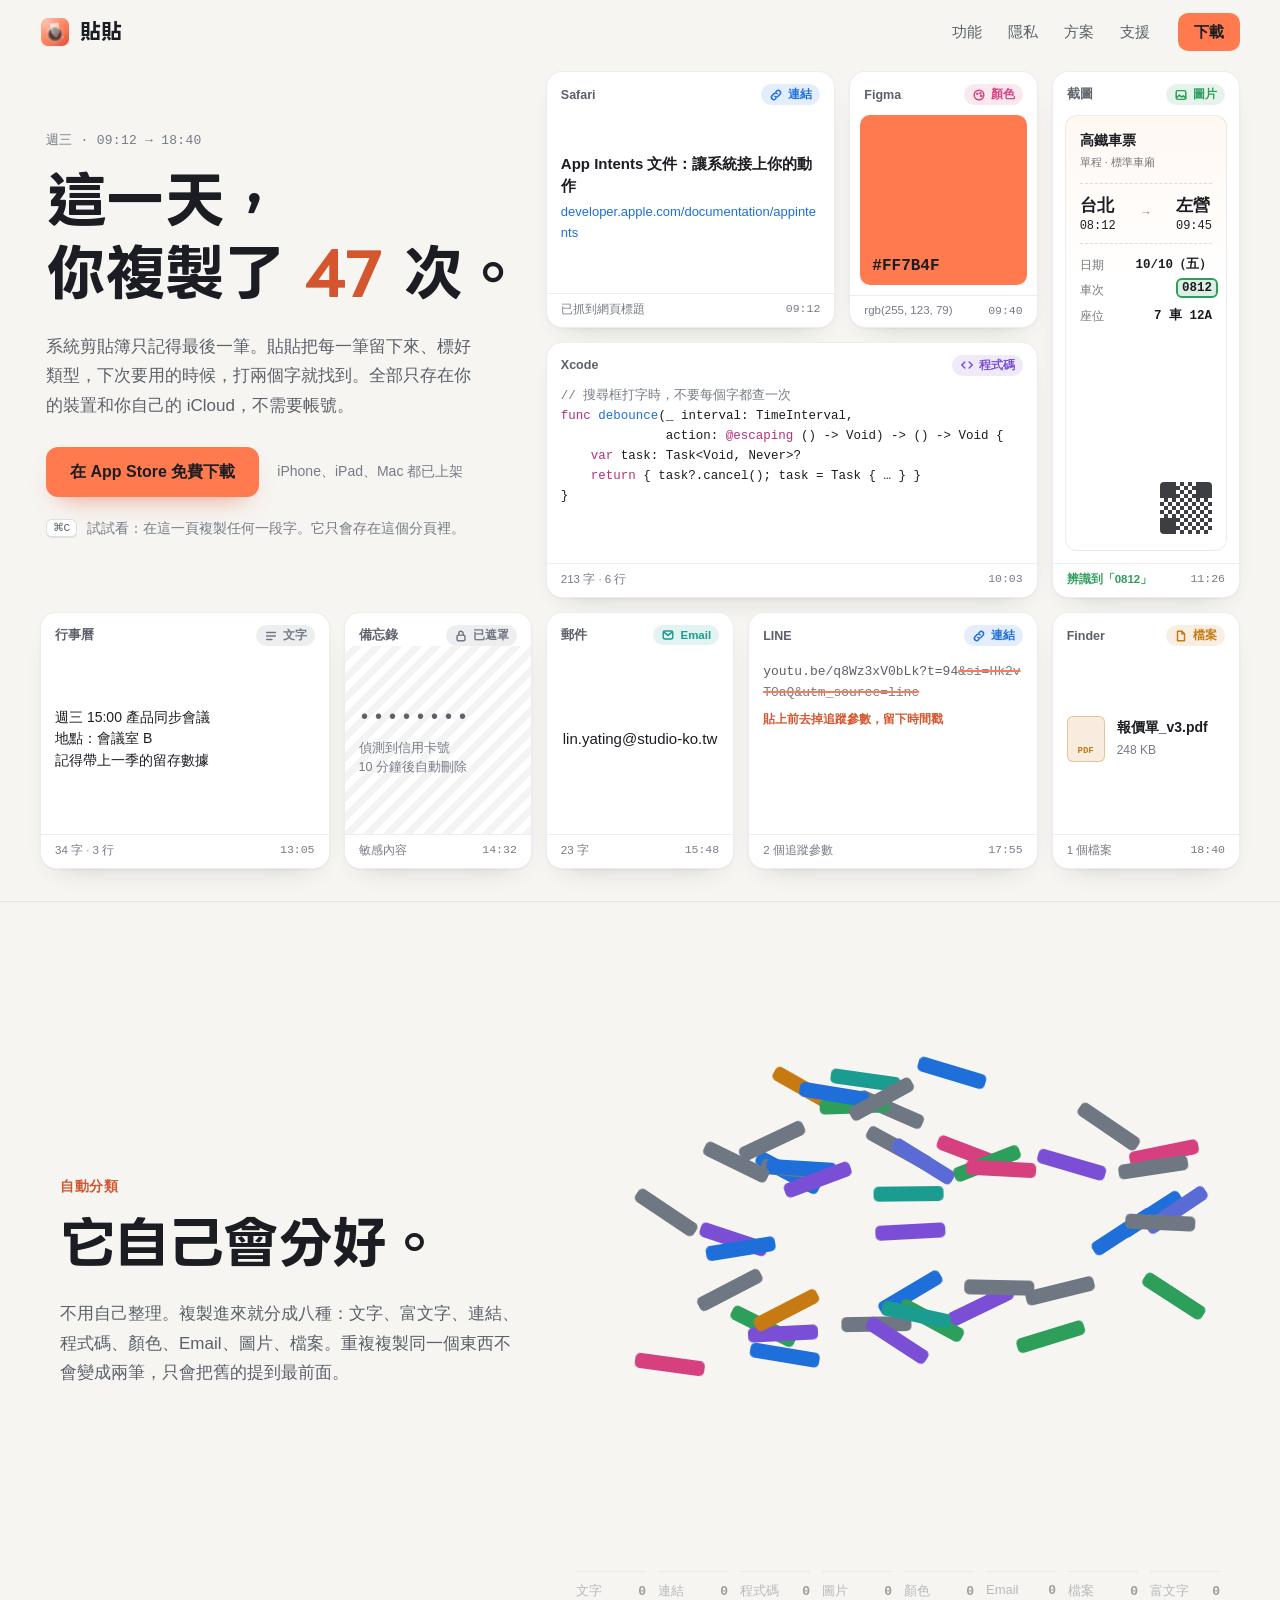
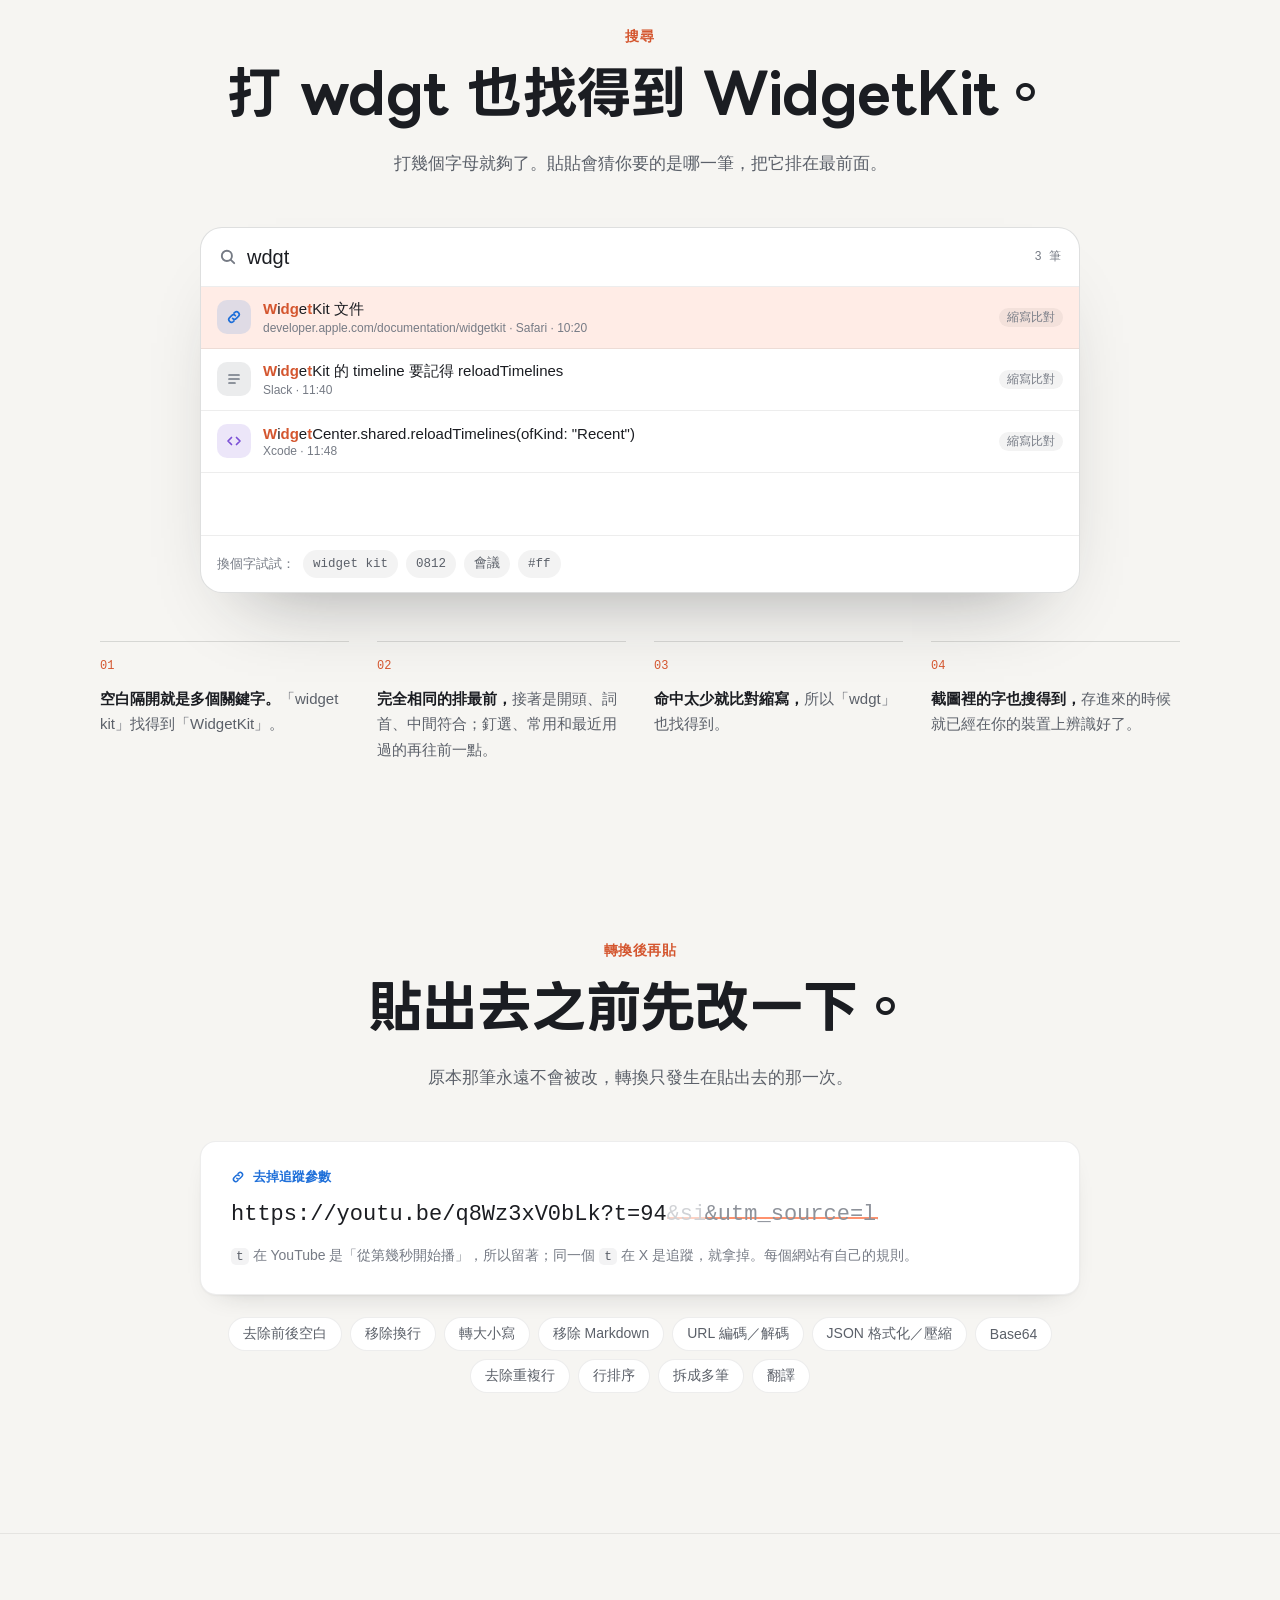
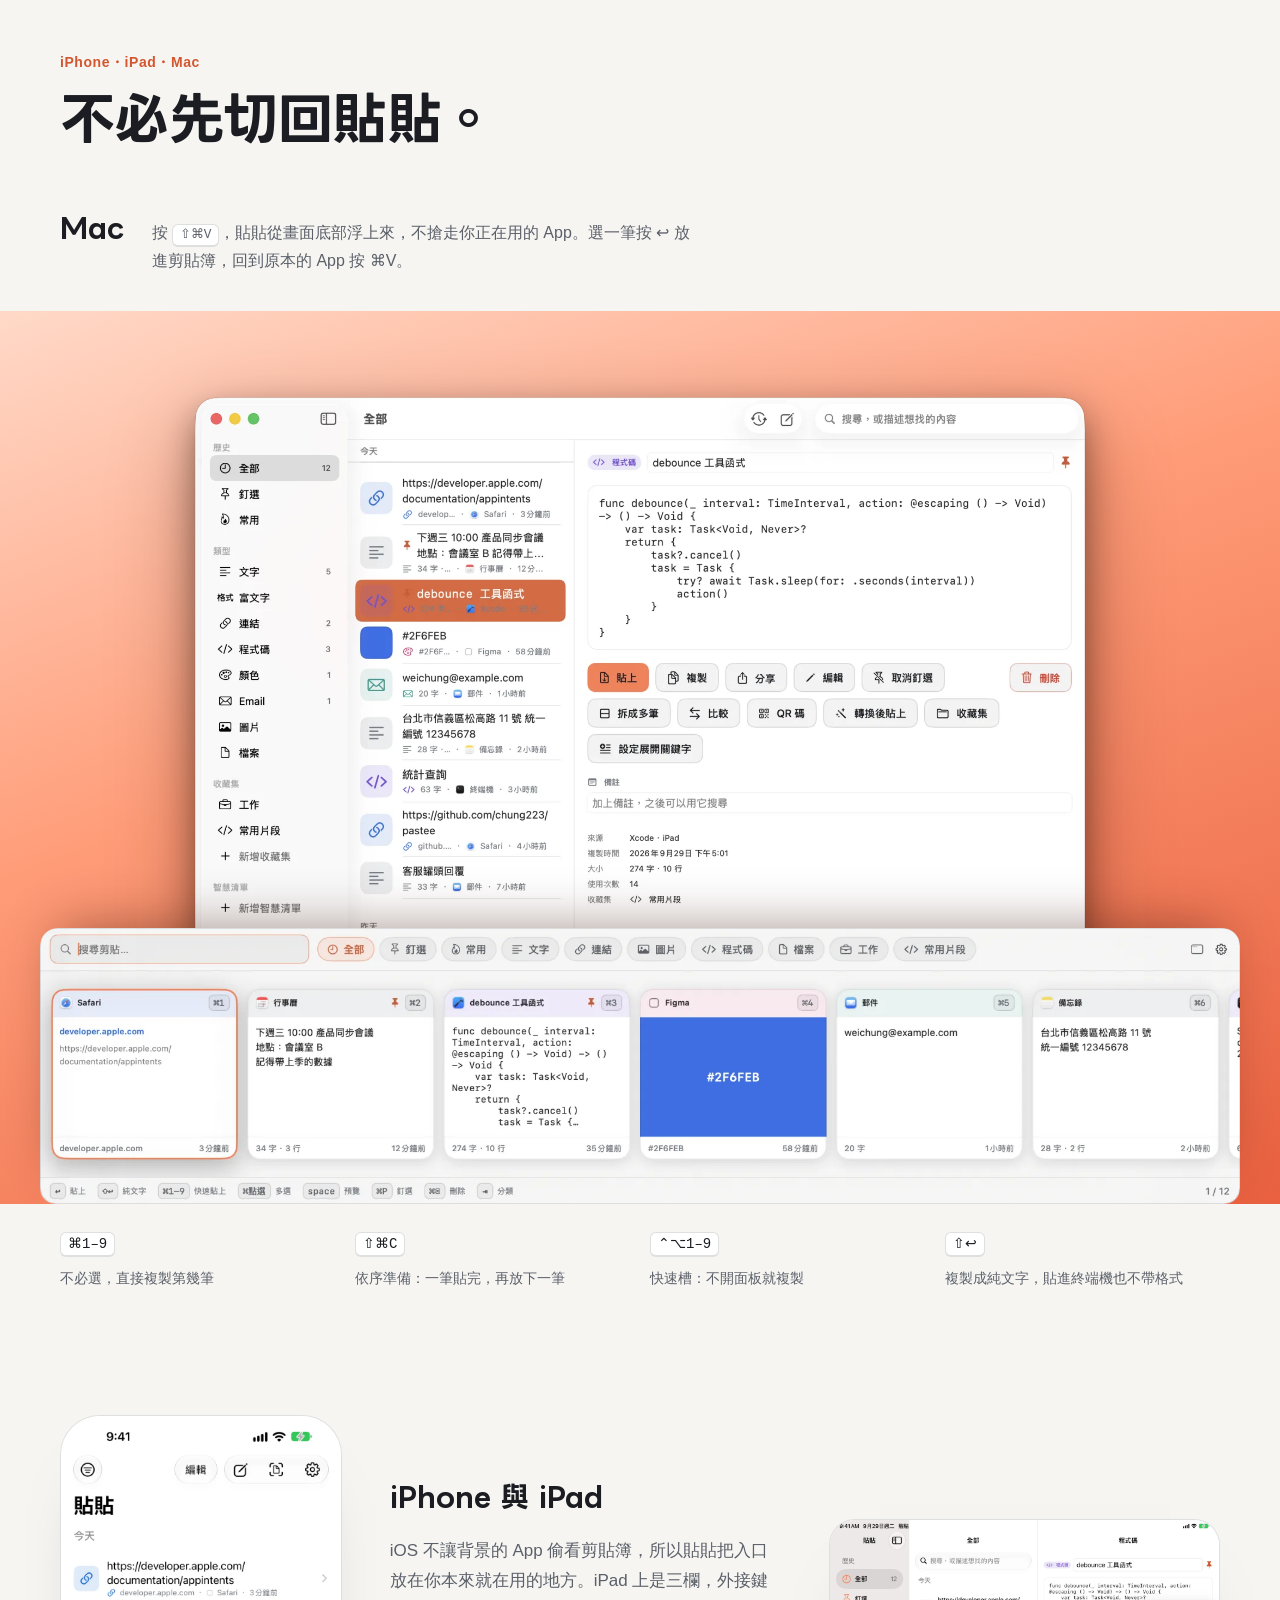
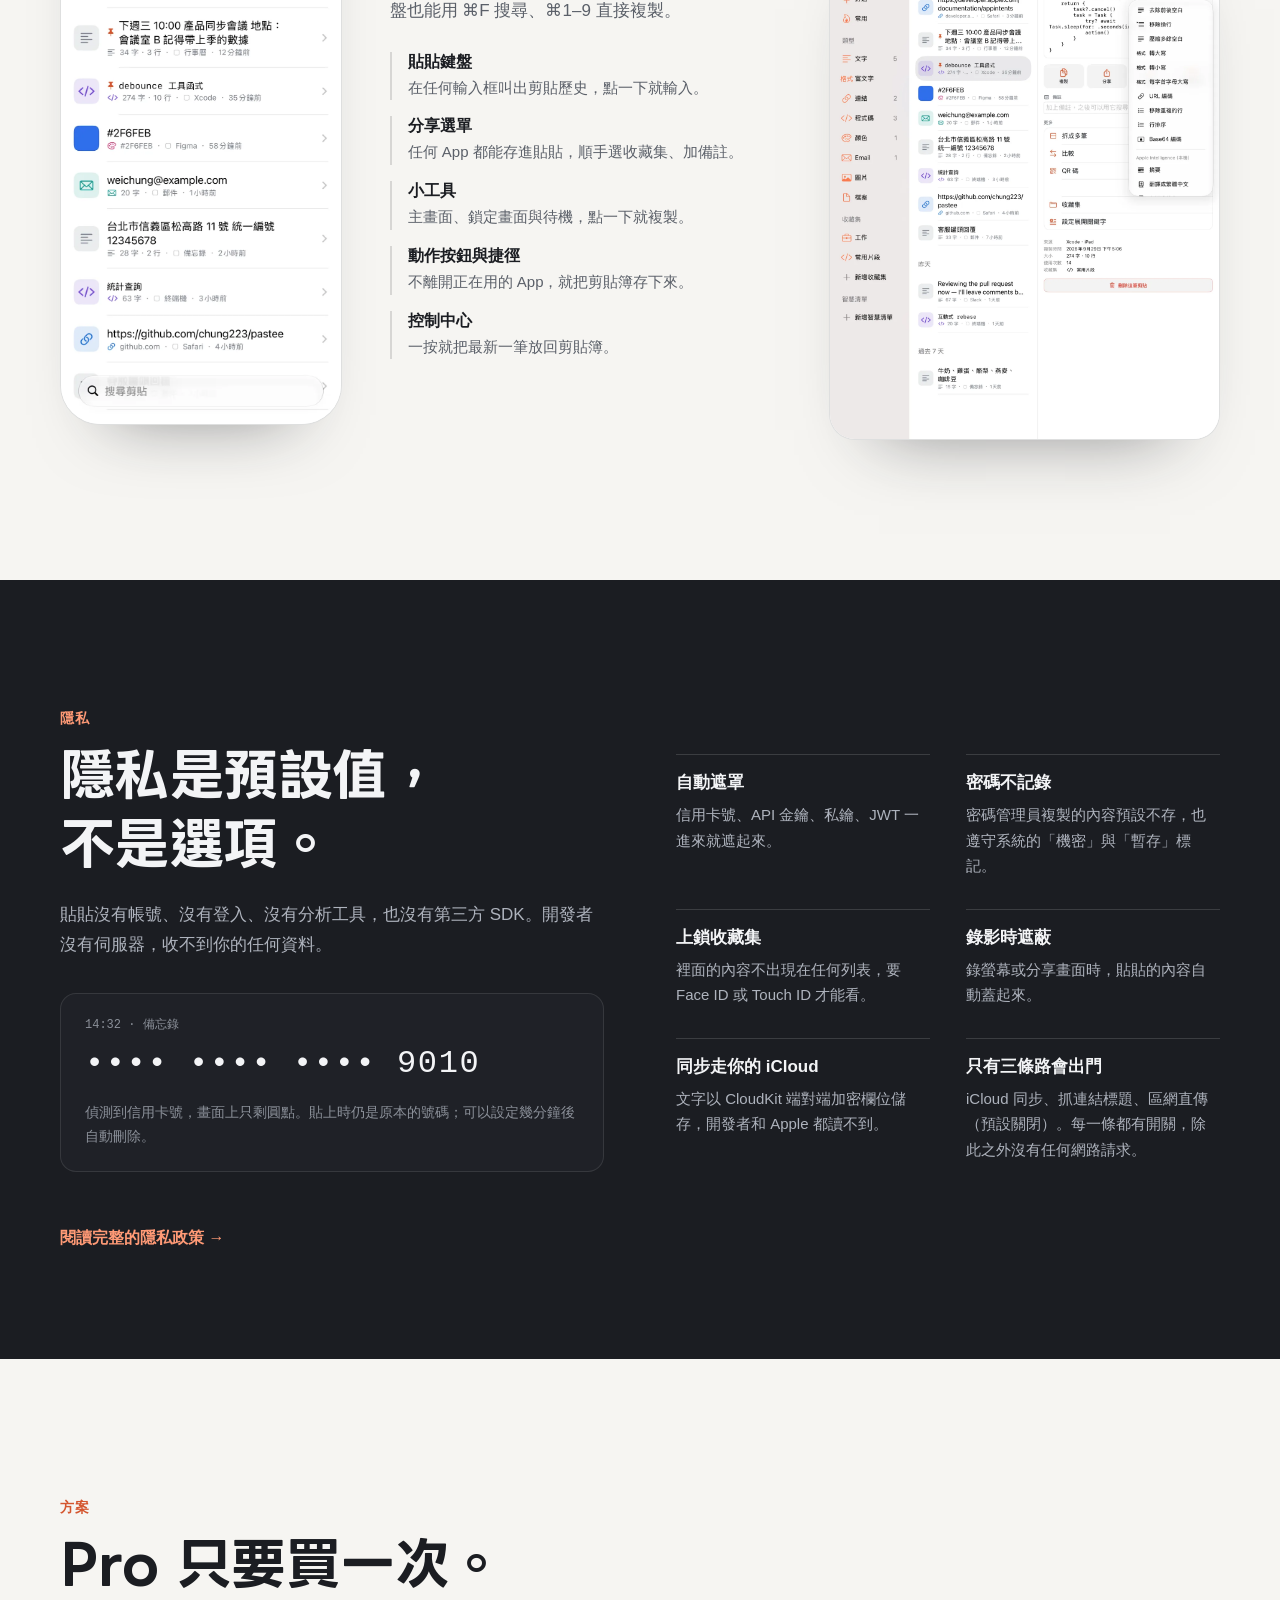
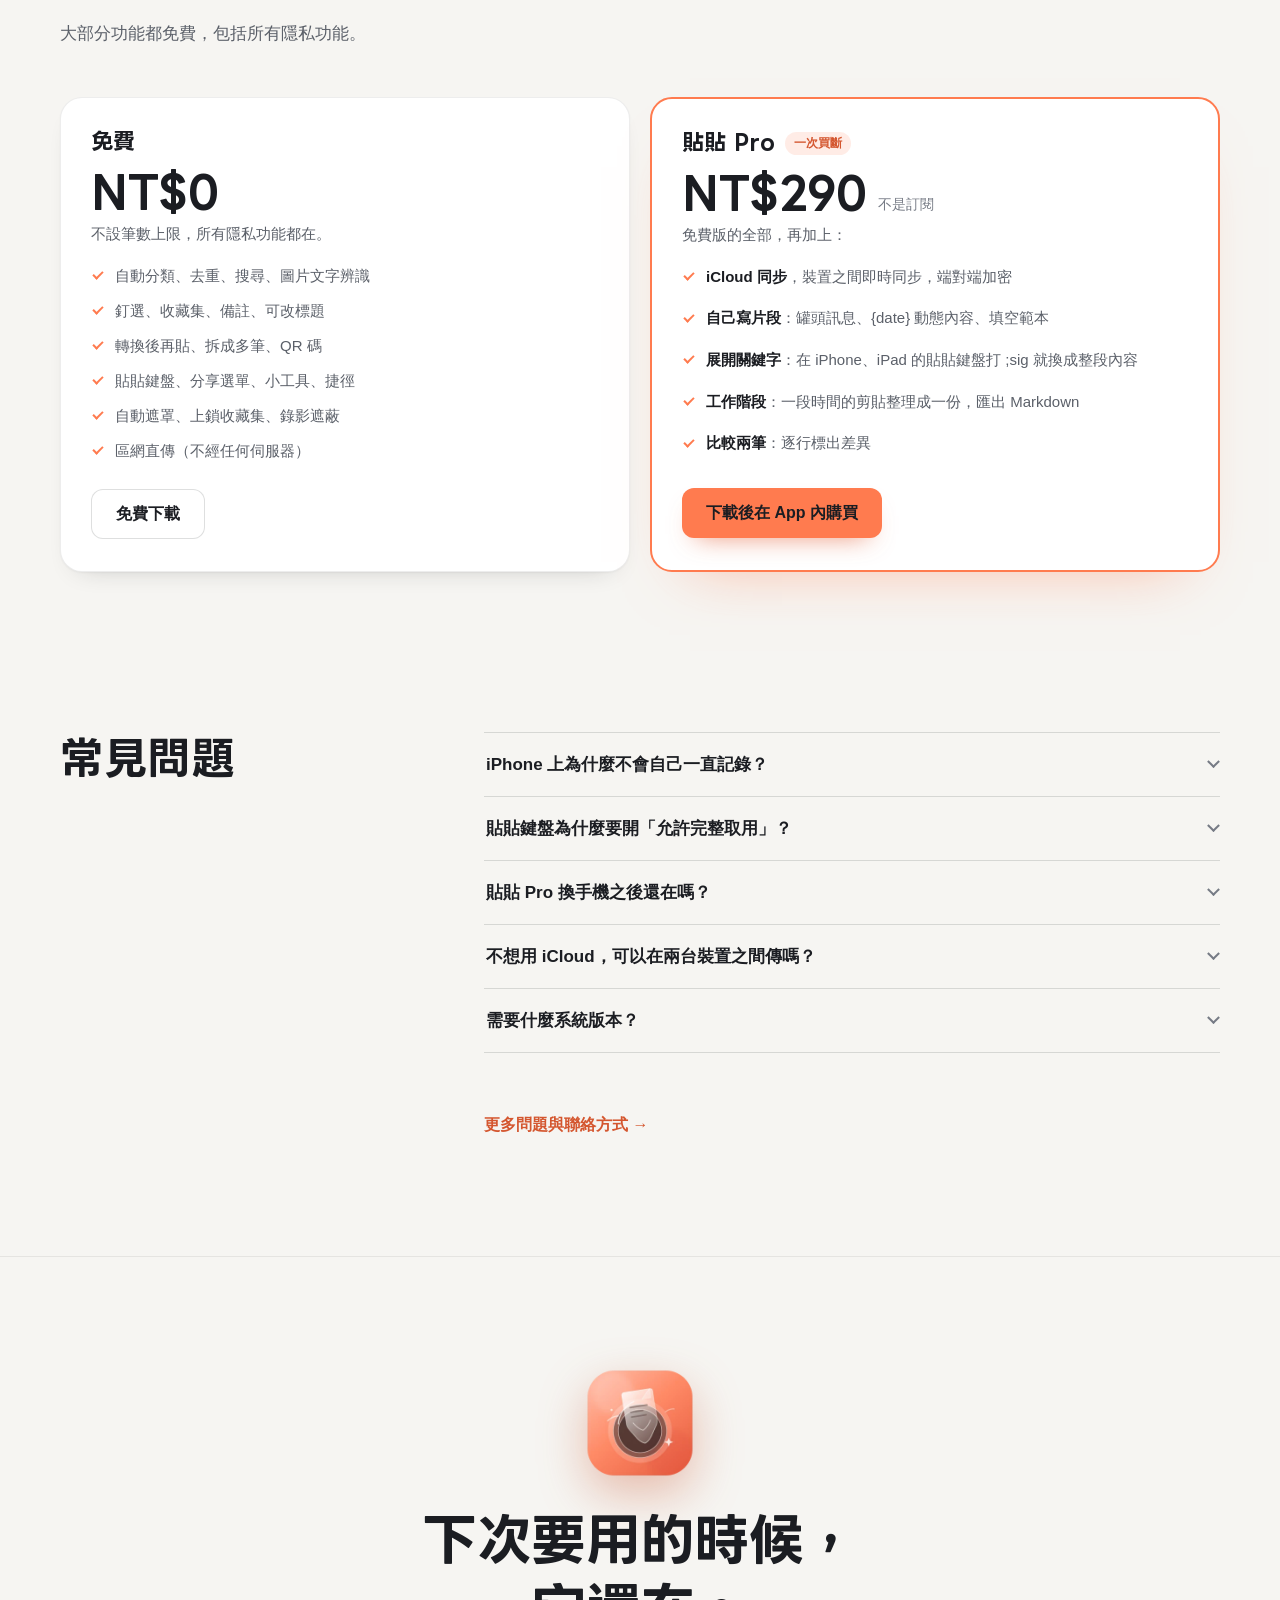
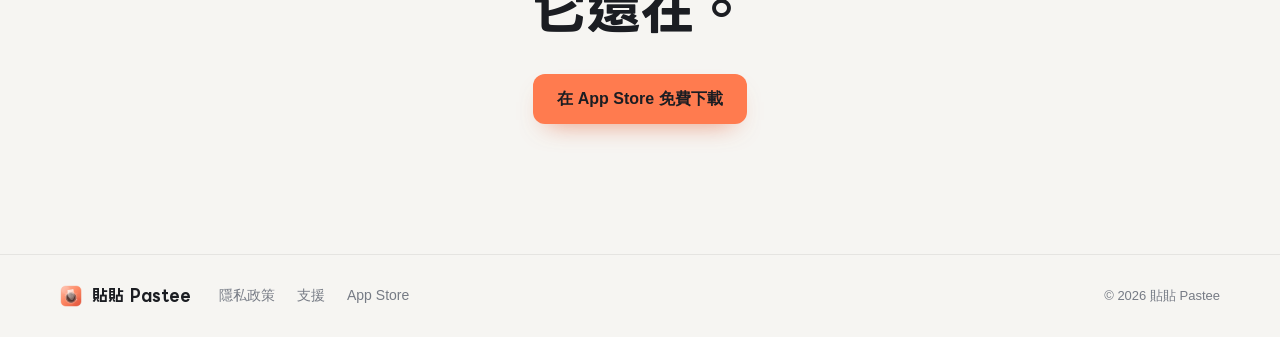
<file: index.html>
<!doctype html>
<html lang="zh-Hant-TW">
<head>
<meta charset="utf-8">
<meta name="viewport" content="width=device-width, initial-scale=1, viewport-fit=cover">
<title>貼貼 Pastee｜iPhone、iPad、Mac 的剪貼簿歷史</title>
<meta name="description" content="系統剪貼簿只記得最後一筆。貼貼把你複製過的每一樣東西留下來，自動分類、隨時搜尋得到，一點就能再貼一次。資料只在你的裝置和你自己的 iCloud 裡。">
<meta name="theme-color" content="#F6F5F2" media="(prefers-color-scheme: light)">
<meta name="theme-color" content="#131417" media="(prefers-color-scheme: dark)">
<meta name="apple-itunes-app" content="app-id=6814187982">
<link rel="canonical" href="https://chung223.github.io/pastee-site/">
<link rel="icon" href="assets/favicon-64.png" type="image/png">
<link rel="apple-touch-icon" href="assets/apple-touch-icon.png">
<meta property="og:type" content="website">
<meta property="og:locale" content="zh_TW">
<meta property="og:site_name" content="貼貼 Pastee">
<meta property="og:title" content="貼貼 Pastee｜複製過的東西，再也不會不見">
<meta property="og:description" content="iPhone、iPad、Mac 的剪貼簿歷史。自動分類、搜尋得到、只存在你的裝置和你自己的 iCloud。">
<meta property="og:url" content="https://chung223.github.io/pastee-site/">
<meta property="og:image" content="https://chung223.github.io/pastee-site/assets/og.png">
<meta name="twitter:card" content="summary_large_image">
<link rel="preload" href="assets/fonts/pastee-display.woff2" as="font" type="font/woff2" crossorigin>
<link rel="stylesheet" href="assets/site.css">
<script>document.documentElement.classList.add('js');setTimeout(function(){document.documentElement.classList.add('ready')},2500)</script>
</head>
<body>
<a class="skip" href="#main">跳到主要內容</a>

<header class="nav" id="top">
  <div class="nav-in">
    <a class="brand" href="./" aria-label="貼貼 Pastee 首頁"><img src="assets/icon-256.webp" width="30" height="30" alt="">貼貼</a>
    <nav class="links" aria-label="主要">
      <a href="#features">功能</a>
      <a href="#privacy">隱私</a>
      <a href="#pricing">方案</a>
      <a href="support/">支援</a>
    </nav>
    <a class="get" href="https://apps.apple.com/tw/app/%E8%B2%BC%E8%B2%BC-pastee/id6814187982">下載</a>
  </div>
</header>

<main id="main">

<!-- ───────────── 首屏：一天的剪貼 ───────────── -->
<section class="day" aria-labelledby="hero-title">
  <div class="head">
    <p class="eyebrow mono">週三 · 09:12 → 18:40</p>
    <h1 id="hero-title" class="display"><span class="ln">這一天，</span><span class="ln">你複製了 <em class="count" data-count>47</em> 次。</span></h1>
    <p class="lede">系統剪貼簿只記得最後一筆。貼貼把每一筆留下來、標好類型，下次要用的時候，打兩個字就<span class="nb">找到。</span>全部只存在你的裝置和你自己的 iCloud，不需要帳號。</p>
    <div class="cta">
      <a class="btn" href="https://apps.apple.com/tw/app/%E8%B2%BC%E8%B2%BC-pastee/id6814187982">在 App Store 免費下載</a>
      <span class="avail">iPhone、iPad、Mac 都已上架</span>
    </div>
    <p class="hint"><span class="key">⌘C</span>試試看：在這一頁複製任何一段字。它只會存在這個分頁裡。</p>
  </div>

  <div class="tiles" aria-label="一天裡複製過的東西">
    <article class="t link" data-t="1" style="--tint:var(--k-link)">
      <div class="meta">Safari<span class="kind"><svg class="i"><use href="#i-link"/></svg>連結</span></div>
      <div class="c"><p class="ttl">App Intents 文件：讓系統接上你的動作</p><p class="url">developer.apple.com/documentation/appintents</p></div>
      <div class="ft"><span>已抓到網頁標題</span><span class="time">09:12</span></div>
    </article>
    <article class="t color" data-t="2" style="--tint:var(--k-color)">
      <div class="meta">Figma<span class="kind"><svg class="i"><use href="#i-color"/></svg>顏色</span></div>
      <div class="c"><div class="sw" style="--sw:#FF7B4F"><span>#FF7B4F</span></div></div>
      <div class="ft"><span>rgb(255, 123, 79)</span><span class="time">09:40</span></div>
    </article>
    <article class="t shot" data-t="4" style="--tint:var(--k-image)">
      <div class="meta">截圖<span class="kind"><svg class="i"><use href="#i-image"/></svg>圖片</span></div>
      <div class="c"><div class="ticket" aria-label="高鐵車票截圖：10 月 10 日 0812 車次，台北 08:12 到左營 09:45，7 車 12A">
        <p class="tk-head"><b>高鐵車票</b><span>單程 · 標準車廂</span></p>
        <p class="tk-route"><span><b>台北</b>08:12</span><span class="arr">→</span><span><b>左營</b>09:45</span></p>
        <dl><div><dt>日期</dt><dd>10/10（五）</dd></div><div><dt>車次</dt><dd><mark>0812</mark></dd></div><div><dt>座位</dt><dd>7 車 12A</dd></div></dl>
        <span class="qr" aria-hidden="true"></span>
      </div></div>
      <div class="ft"><span class="ocr">辨識到「0812」</span><span class="time">11:26</span></div>
    </article>
    <article class="t code" data-t="3" style="--tint:var(--k-code)">
      <div class="meta">Xcode<span class="kind"><svg class="i"><use href="#i-code"/></svg>程式碼</span></div>
      <div class="c"><pre><code><span class="cm">// 搜尋框打字時，不要每個字都查一次</span>
<span class="kw">func</span> <span class="fn">debounce</span>(_ interval: TimeInterval,
              action: <span class="kw">@escaping</span> () -> Void) -> () -> Void {
    <span class="kw">var</span> task: Task&lt;Void, Never&gt;?
    <span class="kw">return</span> { task?.cancel(); task = Task { … } }
}</code></pre></div>
      <div class="ft"><span>213 字 · 6 行</span><span class="time">10:03</span></div>
    </article>
    <article class="t note" data-t="5" style="--tint:var(--k-text)">
      <div class="meta">行事曆<span class="kind"><svg class="i"><use href="#i-text"/></svg>文字</span></div>
      <div class="c"><p>週三 15:00 產品同步會議<br>地點：會議室 B<br>記得帶上一季的留存數據</p></div>
      <div class="ft"><span>34 字 · 3 行</span><span class="time">13:05</span></div>
    </article>
    <article class="t mask" data-t="6" style="--tint:var(--k-text)">
      <div class="meta">備忘錄<span class="kind"><svg class="i"><use href="#i-lock"/></svg>已遮罩</span></div>
      <div class="c"><span class="dots mono">••••••••</span><small>偵測到信用卡號<br>10 分鐘後自動刪除</small></div>
      <div class="ft"><span>敏感內容</span><span class="time">14:32</span></div>
    </article>
    <article class="t mail" data-t="7" style="--tint:var(--k-email)">
      <div class="meta">郵件<span class="kind"><svg class="i"><use href="#i-mail"/></svg>Email</span></div>
      <div class="c"><p>lin.yating@studio-ko.tw</p></div>
      <div class="ft"><span>23 字</span><span class="time">15:48</span></div>
    </article>
    <article class="t utm" data-t="8" style="--tint:var(--k-link)">
      <div class="meta">LINE<span class="kind"><svg class="i"><use href="#i-link"/></svg>連結</span></div>
      <div class="c"><p class="url mono">youtu.be/q8Wz3xV0bLk?t=94<s>&amp;si=Hk2vT0aQ</s><s>&amp;utm_source=line</s></p><small>貼上前去掉追蹤參數，留下時間戳</small></div>
      <div class="ft"><span>2 個追蹤參數</span><span class="time">17:55</span></div>
    </article>
    <article class="t file" data-t="9" style="--tint:var(--k-file)">
      <div class="meta">Finder<span class="kind"><svg class="i"><use href="#i-file"/></svg>檔案</span></div>
      <div class="c"><span class="doc" aria-hidden="true">PDF</span><span><b>報價單_v3.pdf</b><small>248 KB</small></span></div>
      <div class="ft"><span>1 個檔案</span><span class="time">18:40</span></div>
    </article>
  </div>
</section>

<!-- ───────────── 自動分類（滑動驅動）───────────── -->
<section class="sort" id="features" aria-labelledby="sort-title">
  <div class="sort-stage">
    <div class="sort-copy">
      <p class="eyebrow">自動分類</p>
      <h2 id="sort-title" class="display">它自己會分好。</h2>
      <p class="body">不用自己整理。複製進來就分成八種：文字、富文字、連結、程式碼、顏色、Email、圖片、檔案。重複複製同一個東西不會變成兩筆，只會把舊的提到最前面。</p>
      <ul class="perks">
        <li style="--tint:var(--k-color)"><b>顏色</b>顯示色票</li>
        <li style="--tint:var(--k-link)"><b>連結</b>抓網頁標題</li>
        <li style="--tint:var(--k-image)"><b>截圖</b>辨識裡面的字</li>
        <li style="--tint:var(--k-rich)"><b>富文字</b>保留格式</li>
      </ul>
    </div>
    <div class="board" aria-label="週三的剪貼，依類型分組">
      <div class="pile" aria-hidden="true"></div>
      <div class="cols">
        <div class="col" data-kind="text" style="--tint:var(--k-text);--n:14"><span class="lab">文字</span><b class="n">14</b></div>
        <div class="col" data-kind="link" style="--tint:var(--k-link);--n:9"><span class="lab">連結</span><b class="n">9</b></div>
        <div class="col" data-kind="code" style="--tint:var(--k-code);--n:7"><span class="lab">程式碼</span><b class="n">7</b></div>
        <div class="col" data-kind="image" style="--tint:var(--k-image);--n:6"><span class="lab">圖片</span><b class="n">6</b></div>
        <div class="col" data-kind="color" style="--tint:var(--k-color);--n:4"><span class="lab">顏色</span><b class="n">4</b></div>
        <div class="col" data-kind="email" style="--tint:var(--k-email);--n:3"><span class="lab">Email</span><b class="n">3</b></div>
        <div class="col" data-kind="file" style="--tint:var(--k-file);--n:2"><span class="lab">檔案</span><b class="n">2</b></div>
        <div class="col" data-kind="rich" style="--tint:var(--k-rich);--n:2"><span class="lab">富文字</span><b class="n">2</b></div>
      </div>
    </div>
  </div>
</section>

<!-- ───────────── 搜尋 ───────────── -->
<section class="find" aria-labelledby="find-title">
  <div class="wrap">
    <header class="sec-head">
      <p class="eyebrow">搜尋</p>
      <h2 id="find-title" class="display"><span class="nb">打 wdgt</span> <span class="nb">也找得到 WidgetKit。</span></h2>
      <p class="body">打幾個字母就夠了。貼貼會猜你要的是哪一筆，把它排在最前面。</p>
    </header>
    <div class="panel" role="search">
      <label class="q">
        <svg class="i"><use href="#i-search"/></svg>
        <span class="sr">搜尋週三的剪貼</span>
        <input id="q" type="search" autocomplete="off" spellcheck="false" placeholder="搜尋週三的 47 筆剪貼…">
        <span class="hits mono" aria-live="polite"></span>
      </label>
      <ul class="results" id="results"></ul>
      <p class="try">換個字試試：<button type="button" data-q="widget kit">widget kit</button><button type="button" data-q="0812">0812</button><button type="button" data-q="會議">會議</button><button type="button" data-q="#ff">#ff</button></p>
    </div>
    <ol class="rules">
      <li><span class="n mono">01</span><p><b>空白隔開就是多個關鍵字。</b>「widget kit」找得到「WidgetKit」。</p></li>
      <li><span class="n mono">02</span><p><b>完全相同的排最前，</b>接著是開頭、詞首、中間符合；釘選、常用和最近用過的再往前一點。</p></li>
      <li><span class="n mono">03</span><p><b>命中太少就比對縮寫，</b>所以「wdgt」也找得到。</p></li>
      <li><span class="n mono">04</span><p><b>截圖裡的字也搜得到，</b>存進來的時候就已經在你的裝置上辨識好了。</p></li>
    </ol>
  </div>
</section>

<!-- ───────────── 轉換 ───────────── -->
<section class="shape" aria-labelledby="shape-title">
  <div class="wrap">
    <header class="sec-head">
      <p class="eyebrow">轉換後再貼</p>
      <h2 id="shape-title" class="display">貼出去之前先改一下。</h2>
      <p class="body">原本那筆永遠不會被改，轉換只發生在貼出去的那一次。</p>
    </header>
    <div class="clean" aria-label="去掉追蹤參數的例子">
      <p class="clean-lab"><svg class="i"><use href="#i-link"/></svg>去掉追蹤參數</p>
      <p class="clean-url mono">https://youtu.be/q8Wz3xV0bLk?t=94<s>&amp;si=Hk2vT0aQ</s><s>&amp;utm_source=line</s></p>
      <p class="clean-note"><code>t</code> 在 YouTube 是「從第幾秒開始播」，所以留著；同一個 <code>t</code> 在 X 是追蹤，就拿掉。每個網站有自己的規則。</p>
    </div>
    <ul class="ops" aria-label="其他轉換">
      <li>去除前後空白</li><li>移除換行</li><li>轉大小寫</li><li>移除 Markdown</li><li>URL 編碼／解碼</li><li>JSON 格式化／壓縮</li><li>Base64</li><li>去除重複行</li><li>行排序</li><li>拆成多筆</li><li>翻譯</li>
    </ul>
  </div>
</section>

<!-- ───────────── 平台 ───────────── -->
<section class="where" id="platforms" aria-labelledby="where-title">
  <div class="wrap">
    <p class="eyebrow">iPhone・iPad・Mac</p>
    <h2 id="where-title" class="display">不必先切回貼貼。</h2>
  </div>

  <div class="mac">
    <div class="wrap mac-head">
      <h3>Mac</h3>
      <p>按 <span class="key">⇧⌘V</span>，貼貼從畫面底部浮上來，不搶走你正在用的 App。選一筆按 ↩ 放進剪貼簿，回到原本的 App 按 ⌘V。</p>
    </div>
    <div class="mac-desk">
      <img class="mac-window" src="assets/screens/mac-history.webp" width="1800" height="1296" loading="lazy" alt="Mac 上的貼貼歷史視窗：左側是類型與收藏集，中間是剪貼列表，右側是選中那筆程式碼的詳細內容與貼上、拆成多筆、比較等動作。">
      <img class="mac-shelf" src="assets/screens/mac-shelf.webp" width="2000" height="460" loading="lazy" alt="Mac 上從畫面底部浮起的貼貼面板：一排橫向卡片，每張標著來源 App 與 ⌘1 到 ⌘6 的快速複製鍵。">
    </div>
    <ul class="wrap keys">
      <li><span class="key">⌘1–9</span><span>不必選，直接複製第幾筆</span></li>
      <li><span class="key">⇧⌘C</span><span>依序準備：一筆貼完，再放下一筆</span></li>
      <li><span class="key">⌃⌥1–9</span><span>快速槽：不開面板就複製</span></li>
      <li><span class="key">⇧↩</span><span>複製成純文字，貼進終端機也不帶格式</span></li>
    </ul>
  </div>

  <div class="wrap phones">
    <figure class="ph">
      <img src="assets/screens/iphone-home.webp" width="780" height="1695" loading="lazy" alt="iPhone 上的貼貼首頁：今天複製過的連結、會議資訊、程式碼、色票與 Email，每一筆都標示來源 App 與時間。">
    </figure>
    <div class="ph-copy">
      <h3>iPhone 與 iPad</h3>
      <p class="body">iOS 不讓背景的 App 偷看剪貼簿，所以貼貼把入口放在你本來就在用的地方。iPad 上是三欄，外接鍵盤也能用 ⌘F 搜尋、⌘1–9 直接複製。</p>
      <ul class="ways">
        <li><b>貼貼鍵盤</b><span>在任何輸入框叫出剪貼歷史，點一下就輸入。</span></li>
        <li><b>分享選單</b><span>任何 App 都能存進貼貼，順手選收藏集、加備註。</span></li>
        <li><b>小工具</b><span>主畫面、鎖定畫面與待機，點一下就複製。</span></li>
        <li><b>動作按鈕與捷徑</b><span>不離開正在用的 App，就把剪貼簿存下來。</span></li>
        <li><b>控制中心</b><span>一按就把最新一筆放回剪貼簿。</span></li>
      </ul>
    </div>
    <figure class="ph ph-2 ipad">
      <img src="assets/screens/ipad-transform.webp" width="1300" height="1734" loading="lazy" alt="iPad 上的貼貼：左側是類型與收藏集，中間是剪貼列表，右側選中一筆程式碼，跳出轉換選單，有去除前後空白、移除換行、轉大小寫、URL 編碼、行排序、Base64 編碼與本機的 Apple Intelligence 摘要和翻譯。">
    </figure>
  </div>
</section>

<!-- ───────────── 隱私 ───────────── -->
<section class="privacy" id="privacy" aria-labelledby="privacy-title">
  <div class="wrap privacy-in">
    <div class="pv-copy">
      <p class="eyebrow">隱私</p>
      <h2 id="privacy-title" class="display">隱私是預設值，<br>不是選項。</h2>
      <p class="body">貼貼沒有帳號、沒有登入、沒有分析工具，也沒有第三方 SDK。開發者沒有伺服器，收不到你的任何資料。</p>
      <div class="redact" aria-label="信用卡號被自動遮罩的示範">
        <p class="rd-meta mono">14:32 · 備忘錄</p>
        <p class="rd-num mono" aria-hidden="true"><span class="g">4000 1234 5678 9010</span><span class="m">••••••••</span></p>
        <p class="rd-note">偵測到信用卡號，畫面上只剩圓點。貼上時仍是原本的號碼；可以設定幾分鐘後自動刪除。</p>
      </div>
    </div>
    <ul class="facts">
      <li><b>自動遮罩</b><span>信用卡號、API 金鑰、私鑰、JWT 一進來就遮起來。</span></li>
      <li><b>密碼不記錄</b><span>密碼管理員複製的內容預設不存，也遵守系統的「機密」與「暫存」標記。</span></li>
      <li><b>上鎖收藏集</b><span>裡面的內容不出現在任何列表，要 Face ID 或 Touch ID 才能看。</span></li>
      <li><b>錄影時遮蔽</b><span>錄螢幕或分享畫面時，貼貼的內容自動蓋起來。</span></li>
      <li><b>同步走你的 iCloud</b><span>文字以 CloudKit 端對端加密欄位儲存，開發者和 Apple 都讀不到。</span></li>
      <li><b>只有三條路會出門</b><span>iCloud 同步、抓連結標題、區網直傳（預設關閉）。每一條都有開關，除此之外沒有任何網路請求。</span></li>
    </ul>
  </div>
  <p class="wrap pv-link"><a href="https://chung223.github.io/pastee-privacy/">閱讀完整的隱私政策 →</a></p>
</section>

<!-- ───────────── 方案 ───────────── -->
<section class="pricing" id="pricing" aria-labelledby="pricing-title">
  <div class="wrap">
    <p class="eyebrow">方案</p>
    <h2 id="pricing-title" class="display">Pro 只要買一次。</h2>
    <p class="body">大部分功能都免費，包括所有隱私功能。</p>
    <div class="plans">
      <article class="plan">
        <h3>免費</h3>
        <p class="price"><span class="num">NT$0</span></p>
        <p class="sub">不設筆數上限，所有隱私功能都在。</p>
        <ul>
          <li>自動分類、去重、搜尋、圖片文字辨識</li>
          <li>釘選、收藏集、備註、可改標題</li>
          <li>轉換後再貼、拆成多筆、QR 碼</li>
          <li>貼貼鍵盤、分享選單、小工具、捷徑</li>
          <li>自動遮罩、上鎖收藏集、錄影遮蔽</li>
          <li>區網直傳（不經任何伺服器）</li>
        </ul>
        <a class="btn ghost" href="https://apps.apple.com/tw/app/%E8%B2%BC%E8%B2%BC-pastee/id6814187982">免費下載</a>
      </article>
      <article class="plan pro">
        <h3>貼貼 Pro <span class="tag">一次買斷</span></h3>
        <p class="price"><span class="num">NT$290</span><span class="once">不是訂閱</span></p>
        <p class="sub">免費版的全部，再加上：</p>
        <ul>
          <li><b>iCloud 同步</b>，裝置之間即時同步，端對端加密</li>
          <li><b>自己寫片段</b>：罐頭訊息、{date} 動態內容、填空範本</li>
          <li><b>展開關鍵字</b>：在 iPhone、iPad 的貼貼鍵盤打 ;sig 就換成整段內容</li>
          <li><b>工作階段</b>：一段時間的剪貼整理成一份，匯出 Markdown</li>
          <li><b>比較兩筆</b>：逐行標出差異</li>
        </ul>
        <a class="btn" href="https://apps.apple.com/tw/app/%E8%B2%BC%E8%B2%BC-pastee/id6814187982">下載後在 App 內購買</a>
      </article>
    </div>
  </div>
</section>

<!-- ───────────── 常見問題 ───────────── -->
<section class="faq" id="faq" aria-labelledby="faq-title">
  <div class="wrap faq-in">
    <h2 id="faq-title" class="display">常見問題</h2>
    <div class="qa">
      <details>
        <summary>iPhone 上為什麼不會自己一直記錄？</summary>
        <p>iOS 不讓在背景的 App 讀剪貼簿。回到貼貼時，它會偵測到新內容，顯示系統的「貼上」按鈕，不會跳權限提示；也可以改用貼貼鍵盤、分享選單、捷徑或動作按鈕，不必離開正在用的 App。</p>
      </details>
      <details>
        <summary>貼貼鍵盤為什麼要開「允許完整取用」？</summary>
        <p>鍵盤要讀到你存在貼貼裡的剪貼，才需要這個權限。貼貼鍵盤不連網路，也不會記錄你打的字。</p>
      </details>
      <details>
        <summary>貼貼 Pro 換手機之後還在嗎？</summary>
        <p>在。Pro 是一次買斷，跟著你的 Apple 帳號走。在新裝置打開設定裡的貼貼 Pro，按「恢復購買」就好。就算沒有 Pro，你已經存下的片段和剪貼也永遠讀得到，只是不能再建立新的片段、不能開始同步。</p>
      </details>
      <details>
        <summary>不想用 iCloud，可以在兩台裝置之間傳嗎？</summary>
        <p>可以用區網直傳：兩台裝置在同一個 Wi-Fi、輸入相同的配對碼，就會直接互傳，不經過任何伺服器，內容端對端加密。這個功能預設關閉，也不需要 Pro。</p>
      </details>
      <details>
        <summary>需要什麼系統版本？</summary>
        <p>iPhone 需要 iOS 26、iPad 需要 iPadOS 26，Mac 版需要 macOS 26。</p>
      </details>
    </div>
    <p class="more"><a href="support/">更多問題與聯絡方式 →</a></p>
  </div>
</section>

<section class="end" aria-labelledby="end-title">
  <div class="wrap end-in">
    <img src="assets/icon-256.webp" width="112" height="112" alt="" class="end-icon">
    <h2 id="end-title" class="display">下次要用的時候，<br>它還在。</h2>
    <a class="btn" href="https://apps.apple.com/tw/app/%E8%B2%BC%E8%B2%BC-pastee/id6814187982">在 App Store 免費下載</a>
  </div>
</section>

</main>

<footer class="foot">
  <div class="wrap foot-in">
    <span class="brand"><img src="assets/icon-256.webp" width="22" height="22" alt="">貼貼 Pastee</span>
    <nav aria-label="頁尾">
      <a href="https://chung223.github.io/pastee-privacy/">隱私政策</a>
      <a href="support/">支援</a>
      <a href="https://apps.apple.com/tw/app/%E8%B2%BC%E8%B2%BC-pastee/id6814187982">App Store</a>
    </nav>
    <small>© 2026 貼貼 Pastee</small>
  </div>
</footer>

<!-- 在這一頁複製時的提示 -->
<div class="toast" id="toast" role="status" aria-live="polite" hidden>
  <span class="tk-kind"><svg class="i"><use href="#i-text"/></svg></span>
  <span class="tk-body"><b class="tk-title">已存進貼貼</b><span class="tk-prev"></span></span>
  <span class="tk-n mono"></span>
</div>

<svg width="0" height="0" style="position:absolute" aria-hidden="true">
  <symbol id="i-link" viewBox="0 0 16 16"><path d="M6.6 9.4a2.7 2.7 0 0 0 3.8 0l2.2-2.2a2.7 2.7 0 0 0-3.8-3.8l-.8.8"/><path d="M9.4 6.6a2.7 2.7 0 0 0-3.8 0L3.4 8.8a2.7 2.7 0 0 0 3.8 3.8l.8-.8"/></symbol>
  <symbol id="i-text" viewBox="0 0 16 16"><path d="M3 4h10M3 8h10M3 12h6"/></symbol>
  <symbol id="i-rich" viewBox="0 0 16 16"><path d="M3 12.5 6.5 3.5 10 12.5M4.3 9.5h4.4M11 8.5h3M11 12.5h3"/></symbol>
  <symbol id="i-code" viewBox="0 0 16 16"><path d="M5.5 4.5 2 8l3.5 3.5M10.5 4.5 14 8l-3.5 3.5"/></symbol>
  <symbol id="i-color" viewBox="0 0 16 16"><circle cx="8" cy="8" r="5.5"/><circle cx="6" cy="6.6" r=".6"/><circle cx="9.6" cy="6" r=".6"/><circle cx="10.6" cy="9" r=".6"/></symbol>
  <symbol id="i-image" viewBox="0 0 16 16"><rect x="2.5" y="3" width="11" height="10" rx="2"/><path d="m3 11 3.2-3 2.6 2.4L10.6 9l2.9 2.6"/></symbol>
  <symbol id="i-mail" viewBox="0 0 16 16"><rect x="2.5" y="3.5" width="11" height="9" rx="1.8"/><path d="m3 4.5 5 4 5-4"/></symbol>
  <symbol id="i-file" viewBox="0 0 16 16"><path d="M4 2.5h5l3 3v8H4z"/><path d="M9 2.5v3h3"/></symbol>
  <symbol id="i-lock" viewBox="0 0 16 16"><rect x="3.5" y="7" width="9" height="6.5" rx="1.6"/><path d="M5.5 7V5.2a2.5 2.5 0 0 1 5 0V7"/></symbol>
  <symbol id="i-search" viewBox="0 0 16 16"><circle cx="7" cy="7" r="4.5"/><path d="m10.5 10.5 3 3"/></symbol>
</svg>

<script src="assets/vendor/gsap.min.js" defer></script>
<script src="assets/vendor/ScrollTrigger.min.js" defer></script>
<script src="assets/site.js" defer></script>
</body>
</html>
</file>
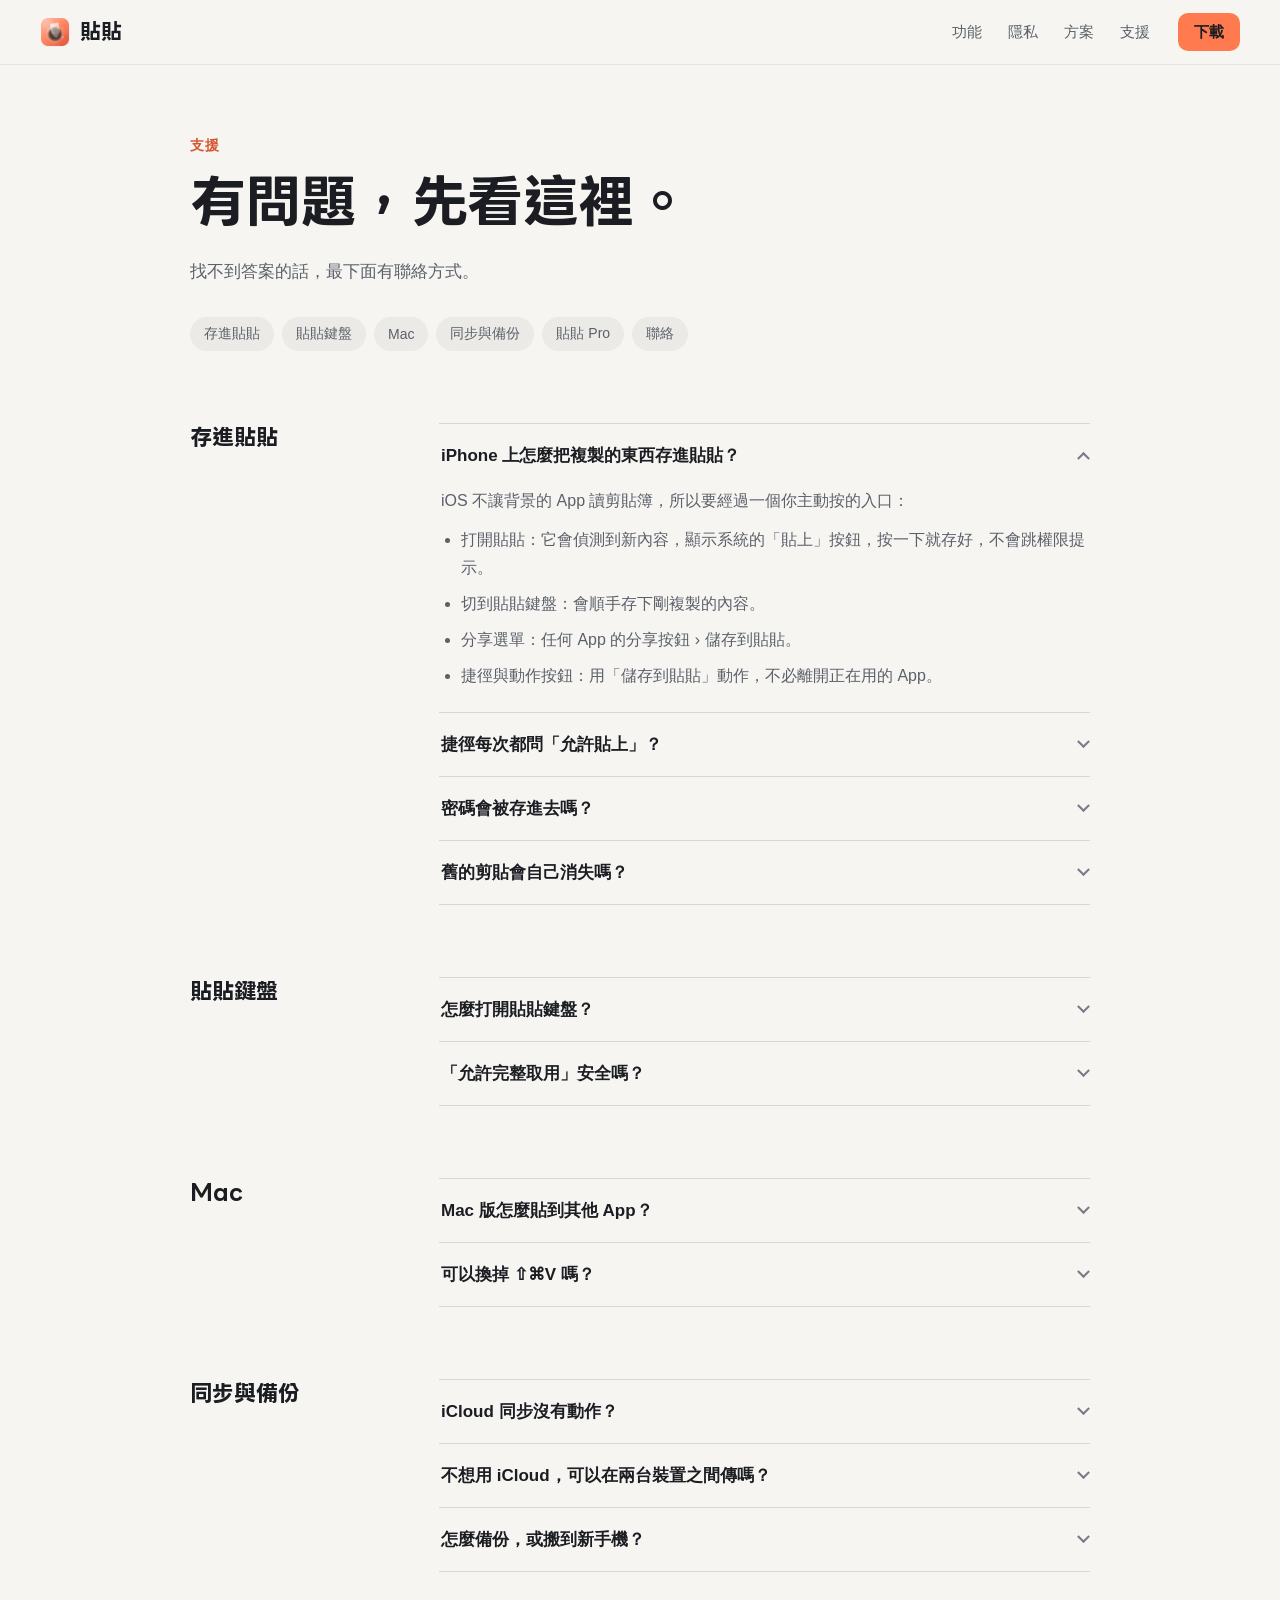
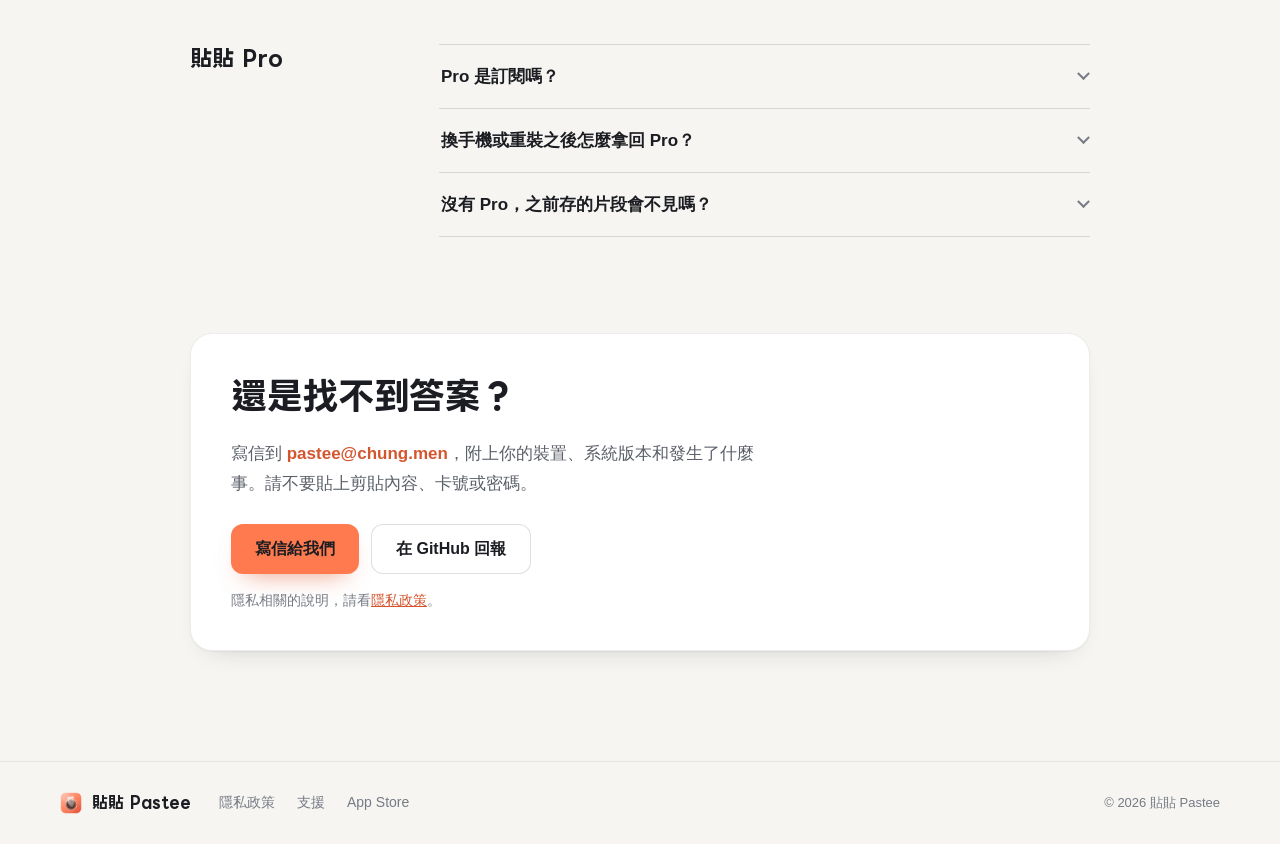
<file: support/index.html>
<!doctype html>
<html lang="zh-Hant-TW">
<head>
<meta charset="utf-8">
<meta name="viewport" content="width=device-width, initial-scale=1, viewport-fit=cover">
<title>支援與常見問題｜貼貼 Pastee</title>
<meta name="description" content="貼貼 Pastee 的常見問題：怎麼把東西存進貼貼、貼貼鍵盤、iCloud 同步、備份、貼貼 Pro 與聯絡方式。">
<meta name="theme-color" content="#F6F5F2" media="(prefers-color-scheme: light)">
<meta name="theme-color" content="#131417" media="(prefers-color-scheme: dark)">
<link rel="canonical" href="https://chung223.github.io/pastee-site/support/">
<link rel="icon" href="../assets/favicon-64.png" type="image/png">
<link rel="apple-touch-icon" href="../assets/apple-touch-icon.png">
<meta property="og:title" content="支援與常見問題｜貼貼 Pastee">
<meta property="og:image" content="https://chung223.github.io/pastee-site/assets/og.png">
<link rel="preload" href="../assets/fonts/pastee-display.woff2" as="font" type="font/woff2" crossorigin>
<link rel="stylesheet" href="../assets/site.css">
</head>
<body class="page">
<a class="skip" href="#main">跳到主要內容</a>
<header class="nav scrolled">
  <div class="nav-in">
    <a class="brand" href="../" aria-label="貼貼 Pastee 首頁"><img src="../assets/icon-256.webp" width="30" height="30" alt="">貼貼</a>
    <nav class="links" aria-label="主要">
      <a href="../#features">功能</a>
      <a href="../#privacy">隱私</a>
      <a href="../#pricing">方案</a>
      <a href="./" aria-current="page">支援</a>
    </nav>
    <a class="get" href="https://apps.apple.com/tw/app/%E8%B2%BC%E8%B2%BC-pastee/id6814187982">下載</a>
  </div>
</header>

<main id="main" class="wrap support">
  <header class="page-head">
    <p class="eyebrow">支援</p>
    <h1 class="display">有問題，先看這裡。</h1>
    <p class="body">找不到答案的話，最下面有聯絡方式。</p>
    <nav class="toc" aria-label="分類">
      <a href="#save">存進貼貼</a><a href="#keyboard">貼貼鍵盤</a><a href="#mac">Mac</a><a href="#sync">同步與備份</a><a href="#pro">貼貼 Pro</a><a href="#contact">聯絡</a>
    </nav>
  </header>

  <section class="qa-group" id="save" aria-labelledby="save-h">
    <h2 id="save-h">存進貼貼</h2>
    <div class="qa">
      <details open>
        <summary>iPhone 上怎麼把複製的東西存進貼貼？</summary>
        <p>iOS 不讓背景的 App 讀剪貼簿，所以要經過一個你主動按的入口：</p>
        <ul class="dots">
          <li>打開貼貼：它會偵測到新內容，顯示系統的「貼上」按鈕，按一下就存好，不會跳權限提示。</li>
          <li>切到貼貼鍵盤：會順手存下剛複製的內容。</li>
          <li>分享選單：任何 App 的分享按鈕 › 儲存到貼貼。</li>
          <li>捷徑與動作按鈕：用「儲存到貼貼」動作，不必離開正在用的 App。</li>
        </ul>
      </details>
      <details>
        <summary>捷徑每次都問「允許貼上」？</summary>
        <p>第一次執行讀剪貼簿的捷徑時，iOS 會問能不能讀。選「一律允許」，之後就不會再問。</p>
      </details>
      <details>
        <summary>密碼會被存進去嗎？</summary>
        <p>預設不會。密碼管理員複製的內容不記錄，標了「機密」或「暫存」的也不記錄。信用卡號、API 金鑰、私鑰、JWT 會自動遮罩，可以設定幾分鐘後自動刪除。設定裡還能打開「連疑似密碼的字串也遮罩」。</p>
      </details>
      <details>
        <summary>舊的剪貼會自己消失嗎？</summary>
        <p>預設保留最近 5,000 筆，可以在設定裡改成不限，或改成依天數清理。釘選的和收藏集裡的永遠保留。</p>
      </details>
    </div>
  </section>

  <section class="qa-group" id="keyboard" aria-labelledby="keyboard-h">
    <h2 id="keyboard-h">貼貼鍵盤</h2>
    <div class="qa">
      <details>
        <summary>怎麼打開貼貼鍵盤？</summary>
        <p>設定 › 一般 › 鍵盤 › 鍵盤 › 新增鍵盤 › 貼貼，再點進「貼貼」打開「允許完整取用」。之後在任何輸入框按地球鍵就能切過去。</p>
      </details>
      <details>
        <summary>「允許完整取用」安全嗎？</summary>
        <p>沒有這個權限，鍵盤讀不到你存在貼貼裡的剪貼，就完全沒有用處。貼貼鍵盤只有讀取共用資料庫這一項權限，沒有任何網路權限，不記錄按鍵，也不傳送你輸入的內容。</p>
      </details>
    </div>
  </section>

  <section class="qa-group" id="mac" aria-labelledby="mac-h">
    <h2 id="mac-h">Mac</h2>
    <div class="qa">
      <details>
        <summary>Mac 版怎麼貼到其他 App？</summary>
        <p>按 ⇧⌘V 叫出面板，選一筆按 ↩，它會放進剪貼簿；回到原本的 App 按 ⌘V 就貼上了。貼貼不需要「輔助使用」權限，也不會替你按任何鍵。要一次貼好幾筆，⌘ 點選多筆後按 ⌥↩，貼完一筆再按右上角的「複製下一筆」。</p>
      </details>
      <details>
        <summary>可以換掉 ⇧⌘V 嗎？</summary>
        <p>可以。設定 › 快捷鍵，按下你想要的組合就好；依序貼上的快捷鍵也在同一個地方。</p>
      </details>
    </div>
  </section>

  <section class="qa-group" id="sync" aria-labelledby="sync-h">
    <h2 id="sync-h">同步與備份</h2>
    <div class="qa">
      <details>
        <summary>iCloud 同步沒有動作？</summary>
        <p>iCloud 同步是貼貼 Pro 的功能。確認兩台裝置都登入同一個 Apple 帳號、都買了或恢復了 Pro，並且在設定裡打開「透過 iCloud 同步」。同步走你自己的 iCloud，文字以端對端加密欄位儲存。</p>
      </details>
      <details>
        <summary>不想用 iCloud，可以在兩台裝置之間傳嗎？</summary>
        <p>可以用區網直傳：兩台裝置在同一個 Wi-Fi、輸入相同的配對碼，就會直接互傳，不經過任何伺服器。這個功能預設關閉，也不需要 Pro。</p>
      </details>
      <details>
        <summary>怎麼備份，或搬到新手機？</summary>
        <p>設定 › 備份，可以匯出成 JSON 檔，再到新裝置匯入。備份包含文字、連結、富文字、縮圖、釘選與收藏集；圖片原檔與敏感內容不會放進去。</p>
      </details>
    </div>
  </section>

  <section class="qa-group" id="pro" aria-labelledby="pro-h">
    <h2 id="pro-h">貼貼 Pro</h2>
    <div class="qa">
      <details>
        <summary>Pro 是訂閱嗎？</summary>
        <p>不是。貼貼 Pro 是 NT$290 一次買斷，包含 iCloud 同步、自己寫片段、展開關鍵字、工作階段與比較兩筆。其他功能都免費，包括所有隱私功能。</p>
      </details>
      <details>
        <summary>換手機或重裝之後怎麼拿回 Pro？</summary>
        <p>打開設定裡的貼貼 Pro，按「恢復購買」。購買跟著你的 Apple 帳號走，每台裝置會各自向 App Store 確認。</p>
      </details>
      <details>
        <summary>沒有 Pro，之前存的片段會不見嗎？</summary>
        <p>不會。已經存下的東西永遠讀得到，沒有 Pro 只是不能建立新的片段、不能開始同步。</p>
      </details>
    </div>
  </section>

  <section class="contact" id="contact" aria-labelledby="contact-h">
    <h2 id="contact-h" class="display">還是找不到答案？</h2>
    <p class="body">寫信到 <a class="mail" href="mailto:pastee@chung.men">pastee@chung.men</a>，附上你的裝置、系統版本和發生了什麼事。請不要貼上剪貼內容、卡號或密碼。</p>
    <div class="contact-acts">
      <a class="btn" href="mailto:pastee@chung.men?subject=%E8%B2%BC%E8%B2%BC%E6%94%AF%E6%8F%B4">寫信給我們</a>
      <a class="btn ghost" href="https://github.com/chung223/pastee-privacy/issues">在 GitHub 回報</a>
    </div>
    <p class="fine">隱私相關的說明，請看<a href="https://chung223.github.io/pastee-privacy/">隱私政策</a>。</p>
  </section>
</main>

<footer class="foot">
  <div class="wrap foot-in">
    <span class="brand"><img src="../assets/icon-256.webp" width="22" height="22" alt="">貼貼 Pastee</span>
    <nav aria-label="頁尾">
      <a href="https://chung223.github.io/pastee-privacy/">隱私政策</a>
      <a href="./">支援</a>
      <a href="https://apps.apple.com/tw/app/%E8%B2%BC%E8%B2%BC-pastee/id6814187982">App Store</a>
    </nav>
    <small>© 2026 貼貼 Pastee</small>
  </div>
</footer>
</body>
</html>
</file>
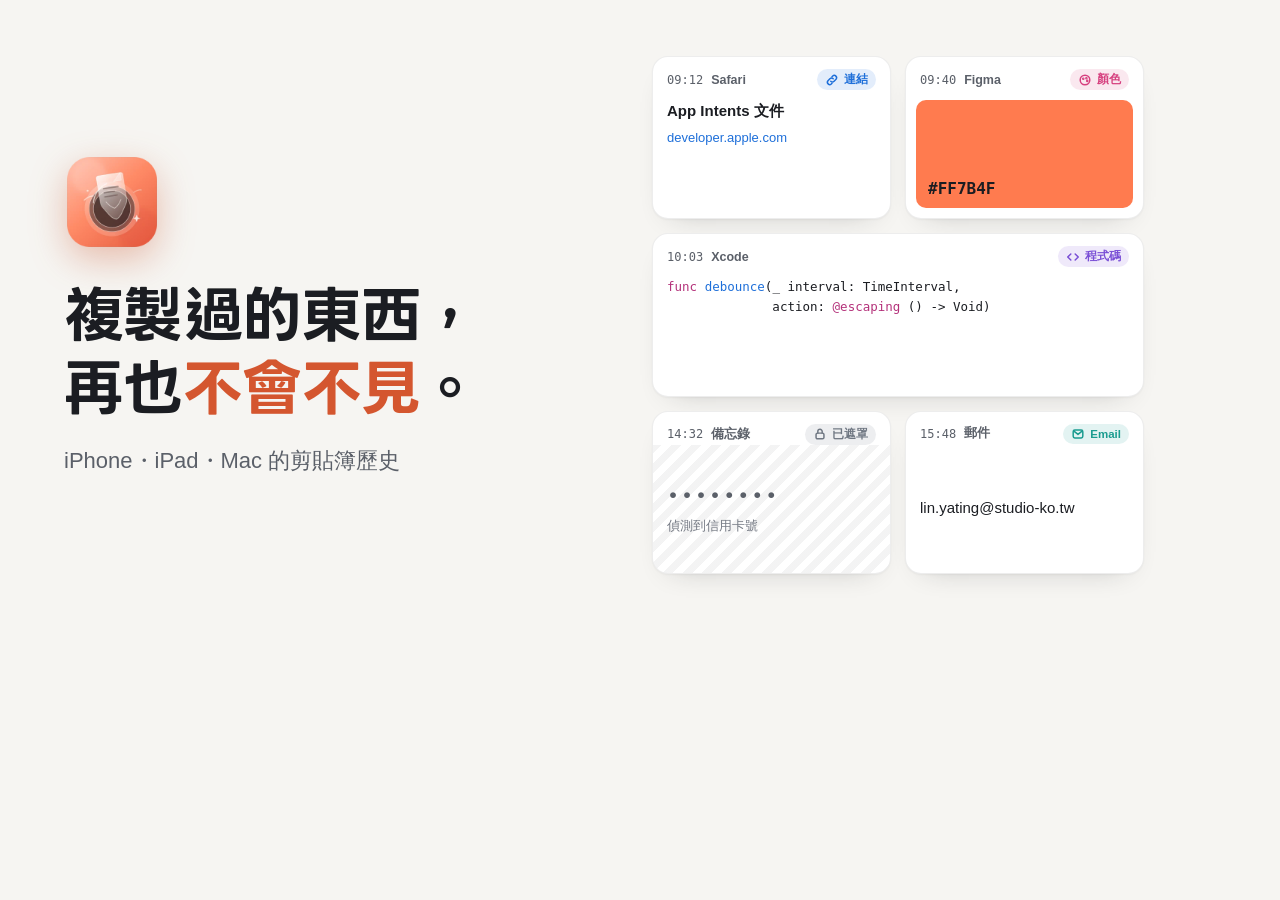
<file: tools/og.html>
<!doctype html>
<html lang="zh-Hant-TW">
<head>
<meta charset="utf-8">
<title>og</title>
<link rel="stylesheet" href="../assets/site.css">
<style>
  html,body{width:1200px;height:630px;overflow:hidden;background:#F6F5F2;color-scheme:light}
  :root{--bg:#F6F5F2;--surface:#fff;--text:#1B1D22;--text2:#5B6069;--text3:#767B85;--line:rgba(27,29,34,.08);--accent-text:#D4562F}
  .og{display:grid;grid-template-columns:560px 1fr;gap:28px;height:630px;padding:56px 56px 56px 64px}
  .l{display:flex;flex-direction:column;justify-content:center}
  .l img{width:96px;height:96px;filter:drop-shadow(0 12px 18px rgba(200,80,40,.35))}
  .l h1{margin-top:30px;font:700 60px/1.22 var(--display);letter-spacing:-.01em}
  .l h1 em{font-style:normal;color:var(--accent-text)}
  .l p{margin-top:20px;font-size:22px;color:var(--text2)}
  .r{display:grid;grid-template-columns:1fr 1fr;grid-template-rows:repeat(3,1fr);gap:14px}
  .r .t{grid-column:auto!important;grid-row:auto!important;display:flex!important}
  .r .t .c{font-size:15px}
  .r .t.code{grid-column:1/3!important}
  .r .t.code pre{font-size:12.5px}
</style>
</head>
<body>
<div class="og">
  <div class="l">
    <img src="../assets/icon-256.webp" alt="">
    <h1>複製過的東西，<br>再也<em>不會不見</em>。</h1>
    <p>iPhone・iPad・Mac 的剪貼簿歷史</p>
  </div>
  <div class="r">
    <article class="t" style="--tint:var(--k-link)">
      <div class="meta"><span class="time">09:12</span>Safari<span class="kind"><svg class="i"><use href="#i-link"/></svg>連結</span></div>
      <div class="c"><p class="ttl">App Intents 文件</p><p class="url">developer.apple.com</p></div>
    </article>
    <article class="t color" style="--tint:var(--k-color)">
      <div class="meta"><span class="time">09:40</span>Figma<span class="kind"><svg class="i"><use href="#i-color"/></svg>顏色</span></div>
      <div class="c"><div class="sw" style="--sw:#FF7B4F"><span>#FF7B4F</span></div></div>
    </article>
    <article class="t code" style="--tint:var(--k-code)">
      <div class="meta"><span class="time">10:03</span>Xcode<span class="kind"><svg class="i"><use href="#i-code"/></svg>程式碼</span></div>
      <div class="c"><pre><code><span class="kw">func</span> <span class="fn">debounce</span>(_ interval: TimeInterval,
              action: <span class="kw">@escaping</span> () -> Void)</code></pre></div>
    </article>
    <article class="t mask" style="--tint:var(--k-text)">
      <div class="meta"><span class="time">14:32</span>備忘錄<span class="kind"><svg class="i"><use href="#i-lock"/></svg>已遮罩</span></div>
      <div class="c"><span class="dots mono">••••••••</span><small>偵測到信用卡號</small></div>
    </article>
    <article class="t" style="--tint:var(--k-email)">
      <div class="meta"><span class="time">15:48</span>郵件<span class="kind"><svg class="i"><use href="#i-mail"/></svg>Email</span></div>
      <div class="c" style="display:flex;align-items:center">lin.yating@studio-ko.tw</div>
    </article>
  </div>
</div>
<svg width="0" height="0" style="position:absolute">
  <symbol id="i-link" viewBox="0 0 16 16"><path d="M6.6 9.4a2.7 2.7 0 0 0 3.8 0l2.2-2.2a2.7 2.7 0 0 0-3.8-3.8l-.8.8"/><path d="M9.4 6.6a2.7 2.7 0 0 0-3.8 0L3.4 8.8a2.7 2.7 0 0 0 3.8 3.8l.8-.8"/></symbol>
  <symbol id="i-code" viewBox="0 0 16 16"><path d="M5.5 4.5 2 8l3.5 3.5M10.5 4.5 14 8l-3.5 3.5"/></symbol>
  <symbol id="i-color" viewBox="0 0 16 16"><circle cx="8" cy="8" r="5.5"/><circle cx="6" cy="6.6" r=".6"/><circle cx="9.6" cy="6" r=".6"/><circle cx="10.6" cy="9" r=".6"/></symbol>
  <symbol id="i-mail" viewBox="0 0 16 16"><rect x="2.5" y="3.5" width="11" height="9" rx="1.8"/><path d="m3 4.5 5 4 5-4"/></symbol>
  <symbol id="i-lock" viewBox="0 0 16 16"><rect x="3.5" y="7" width="9" height="6.5" rx="1.6"/><path d="M5.5 7V5.2a2.5 2.5 0 0 1 5 0V7"/></symbol>
</svg>
</body>
</html>
</file>
<file: assets/site.css>
/* 貼貼 Pastee 官網
   方向「週三的剪貼簿」：首屏是一個人一天複製過的東西，內容本身就是畫面。
   顏色與 App 的柿墨 Persimmon Ink 同一組（Packages/PasteeCore/Sources/PasteeUI/Theme/PasteeTheme.swift）。 */

@font-face{
  font-family:"Pastee Display";
  src:url("fonts/pastee-display.woff2") format("woff2");
  font-weight:700;font-style:normal;font-display:swap;
}

:root{
  color-scheme:light dark;
  --bg:#F6F5F2; --surface:#FFFFFF; --raised:#F1EFEA; --sunken:#EDEBE6;
  --fill:rgba(27,29,34,.05); --fill-strong:rgba(27,29,34,.09);
  --line:rgba(27,29,34,.08); --line-strong:rgba(27,29,34,.14);
  --text:#1B1D22; --text2:#5B6069; --text3:#767B85;
  --accent:#FF7B4F; --accent-text:#D4562F; --accent-soft:rgba(255,123,79,.14); --on-accent:#1B1D22;
  --ink:#1B1D22; --ink-text:#F3F4F6; --ink-text2:#AEB3BD;
  --k-text:#6F7782; --k-rich:#5B6BD6; --k-link:#1E6FD9; --k-code:#7A4FD6; --k-color:#D6407F; --k-email:#1B9C90; --k-image:#2E9E5B; --k-file:#C77A12;
  --shadow:0 1px 2px rgba(27,29,34,.04),0 12px 28px -20px rgba(27,29,34,.30);
  --display:"Pastee Display","PingFang TC","Noto Sans TC","Microsoft JhengHei",sans-serif;
  --sans:-apple-system,BlinkMacSystemFont,"SF Pro Text","PingFang TC","Noto Sans TC","Microsoft JhengHei",sans-serif;
  --mono:ui-monospace,"SF Mono",Menlo,Consolas,monospace;
  --gutter:clamp(16px,3.2vw,40px);
  --r-key:6px; --r-ctl:12px; --r-card:16px; --r-panel:22px;
  --spring:linear(0,.009,.035 2.1%,.141 4.4%,.723 12.9%,.938 16.7%,1.017 19.4%,1.067,1.099 24.3%,1.105 25.9%,1.1 27.7%,1.006 34.6%,.988 38.6%,.98 42.6%,.993 55.6%,1.001 69.8%,1);
}
@media (prefers-color-scheme:dark){
  :root{
    --bg:#131417; --surface:#1B1D22; --raised:#23262D; --sunken:#16171B;
    --fill:rgba(255,255,255,.06); --fill-strong:rgba(255,255,255,.10);
    --line:rgba(255,255,255,.08); --line-strong:rgba(255,255,255,.14);
    --text:#F3F4F6; --text2:#AEB3BD; --text3:#8B9099;
    --accent-text:#FF9A76; --accent-soft:rgba(255,123,79,.16);
    --ink:#0D0E11;
    --k-text:#9AA3AE; --k-rich:#8F9CF4; --k-link:#5DA9FF; --k-code:#B388FF; --k-color:#FF7AB6; --k-email:#4FD1C5; --k-image:#58D68D; --k-file:#FFB74D;
    --shadow:0 1px 0 rgba(255,255,255,.04) inset,0 18px 36px -24px rgba(0,0,0,.9);
  }
}

*,*::before,*::after{box-sizing:border-box}
*{margin:0;padding:0}
html{background:var(--bg);color:var(--text);font-family:var(--sans);-webkit-font-smoothing:antialiased;text-size-adjust:100%;scroll-padding-top:80px}
body{min-height:100vh;overflow-x:clip}
img{display:block;max-width:100%;height:auto}
a{color:inherit}
button{font:inherit;color:inherit;background:none;border:0;cursor:pointer}
ul,ol{list-style:none}
:focus-visible{outline:2px solid var(--accent);outline-offset:3px;border-radius:6px}
.sr{position:absolute;width:1px;height:1px;overflow:hidden;clip-path:inset(50%);white-space:nowrap}
.skip{position:absolute;left:12px;top:-60px;z-index:50;padding:10px 14px;border-radius:10px;background:var(--text);color:var(--bg);text-decoration:none}
.skip:focus{top:12px}
.mono{font-family:var(--mono)}
.nb{white-space:nowrap}
.wrap{width:100%;max-width:1240px;margin-inline:auto;padding-inline:var(--gutter)}
.display{font-family:var(--display);font-weight:700;letter-spacing:-.01em}
.eyebrow{font-size:14px;font-weight:600;color:var(--accent-text);letter-spacing:.04em}
h2.display{margin-top:14px;font-size:clamp(34px,4.3vw,56px);line-height:1.25;text-wrap:balance}
.body{margin-top:20px;font-size:17px;line-height:1.75;color:var(--text2);max-width:32em}
svg.i{width:14px;height:14px;fill:none;stroke:currentColor;stroke-width:1.7;stroke-linecap:round;stroke-linejoin:round;flex:none}
.key{display:inline-flex;align-items:center;justify-content:center;min-width:1.9em;height:1.75em;padding:0 .5em;border-radius:var(--r-key);background:var(--surface);border:1px solid var(--line-strong);border-bottom-width:2px;font:500 .8em/1 var(--mono);color:var(--text2);white-space:nowrap}

.btn{display:inline-flex;align-items:center;justify-content:center;height:50px;padding:0 24px;border-radius:var(--r-ctl);background:var(--accent);color:var(--on-accent);font:600 16px/1 var(--sans);text-decoration:none;white-space:nowrap;
  transition:transform .18s var(--spring),box-shadow .2s;box-shadow:0 12px 26px -14px rgba(226,96,56,.75)}
.btn.ghost{background:var(--surface);color:var(--text);border:1px solid var(--line-strong);box-shadow:none}
.btn:hover{transform:translateY(-2px)}
.btn:active{transform:scale(.97);transition-duration:.08s}

/* ───────── 導覽 ───────── */
.nav{position:sticky;top:0;z-index:20;background:color-mix(in srgb,var(--bg) 95%,transparent);backdrop-filter:blur(18px) saturate(1.4);-webkit-backdrop-filter:blur(18px) saturate(1.4);border-bottom:1px solid transparent;transition:border-color .2s}
.nav.scrolled{border-bottom-color:var(--line)}
.nav-in{display:flex;align-items:center;gap:28px;height:64px;padding-inline:var(--gutter);max-width:1440px;margin-inline:auto}
.brand{display:inline-flex;align-items:center;gap:10px;font:700 21px/1 var(--display);text-decoration:none}
.brand img{border-radius:22%}
.links{margin-left:auto;display:flex;gap:26px;font-size:15px}
.links a{color:var(--text2);text-decoration:none;transition:color .15s}
.links a:hover{color:var(--text)}
.get{display:inline-flex;align-items:center;height:38px;padding:0 16px;border-radius:10px;background:var(--accent);color:var(--on-accent);font-weight:600;font-size:15px;text-decoration:none;transition:transform .18s var(--spring)}
.get:active{transform:scale(.96)}

/* ───────── 首屏 ───────── */
.day{max-width:1440px;margin-inline:auto;height:calc(100svh - 64px);min-height:700px;max-height:920px;padding:6px var(--gutter) 32px;display:grid;gap:14px;
  grid-template-columns:repeat(12,minmax(0,1fr));grid-template-rows:repeat(3,minmax(0,1fr))}
.head{grid-column:1/6;grid-row:1/3;display:flex;flex-direction:column;justify-content:center;padding:0 24px 0 6px}
.head .eyebrow{color:var(--text3);font:500 13px var(--mono);letter-spacing:.02em}
h1.display{margin-top:16px;font-size:clamp(40px,4.7vw,68px);line-height:1.22}
h1 .ln{display:block;white-space:nowrap}
h1 em{font-style:normal;color:var(--accent-text);display:inline-block;font-variant-numeric:tabular-nums}
.lede{margin-top:20px;font-size:17px;line-height:1.75;color:var(--text2);max-width:25em}
.cta{margin-top:26px;display:flex;align-items:center;gap:18px;flex-wrap:wrap}
.avail{display:inline-flex;align-items:center;gap:8px;font-size:14px;color:var(--text3)}
.avail .sep{width:3px;height:3px;border-radius:50%;background:currentColor}
.hint{margin-top:22px;display:flex;align-items:center;gap:10px;font-size:14px;color:var(--text3)}

.tiles{display:contents}
.t{position:relative;display:flex;flex-direction:column;min-height:0;border-radius:var(--r-card);background:var(--surface);border:1px solid var(--line);box-shadow:var(--shadow);overflow:hidden}
.t .meta{display:flex;align-items:center;gap:8px;padding:12px 14px 0;font-size:12.5px;font-weight:600;color:var(--text2);white-space:nowrap;min-width:0}
.t .ft{display:flex;justify-content:space-between;gap:8px;margin-top:auto;padding:8px 14px 10px;border-top:1px solid var(--line);font-size:11.5px;color:var(--text3);white-space:nowrap}
.t .ft .time{font:500 11.5px var(--mono)}
.t .meta .time{font:500 12px var(--mono);color:var(--text2)}
.t .kind{flex:none;display:inline-flex;align-items:center;gap:5px;margin-left:auto;padding:3px 8px;border-radius:999px;font-size:11.5px;font-weight:600;color:var(--tint);background:color-mix(in srgb,var(--tint) 12%,transparent)}
.t .c{flex:1;min-height:0;padding:10px 14px 12px;font-size:14px;line-height:1.55;overflow:hidden}
.t.link{grid-column:6/9;grid-row:1/2}
.t.color{grid-column:9/11;grid-row:1/2}
.t.shot{grid-column:11/13;grid-row:1/3}
.t.code{grid-column:6/11;grid-row:2/3}
.t.note{grid-column:1/4;grid-row:3/4}
.t.mask{grid-column:4/6;grid-row:3/4}
.t.mail{grid-column:6/8;grid-row:3/4}
.t.utm{grid-column:8/11;grid-row:3/4}
.t.file{grid-column:11/13;grid-row:3/4}
.t .ttl{font-weight:600;font-size:15px;line-height:1.45}
.t .url{margin-top:6px;color:var(--k-link);font-size:13px;word-break:break-all}
.t.color .c{padding:10px 10px 10px}
.t.link .c{display:flex;flex-direction:column;justify-content:center}
.t.note .c,.t.mail .c{display:flex;flex-direction:column;justify-content:center}
.sw{height:100%;border-radius:10px;background:var(--sw);display:flex;align-items:flex-end;padding:10px 12px;color:#1B1D22;font:600 16px var(--mono)}
.t.code pre{font:12.5px/1.6 var(--mono);color:var(--text)}
.kw{color:#B4317A}.fn{color:#1E6FD9}.cm{color:var(--text3)}
@media (prefers-color-scheme:dark){.kw{color:#FF7AB6}.fn{color:#8FD3FF}}
.t.shot .c{display:flex;padding:10px 12px 12px}
.ticket{position:relative;flex:1;min-height:0;display:flex;flex-direction:column;gap:12px;padding:14px 14px 16px;border-radius:12px;background:linear-gradient(180deg,#FFF8F3,#FFFFFF 40%);border:1px solid var(--line);color:#1B1D22;font-size:12px;overflow:hidden}
@media (prefers-color-scheme:dark){.ticket{background:linear-gradient(180deg,#2A2320,#23262D 40%);color:#F3F4F6}}
.tk-head{display:flex;flex-direction:column;gap:2px}
.tk-head b{font-size:14px}
.tk-head span{font-size:11px;opacity:.6}
.tk-route{display:flex;align-items:flex-end;justify-content:space-between;gap:6px;padding:10px 0;border-block:1px dashed var(--line-strong);font:500 12px var(--mono)}
.tk-route span{display:flex;flex-direction:column;gap:2px}
.tk-route b{font:700 17px var(--sans)}
.tk-route .arr{align-self:center;opacity:.5}
.ticket dl{display:grid;gap:7px}
.ticket dl div{display:flex;justify-content:space-between;gap:8px}
.ticket dt{opacity:.6}
.ticket dd{font:600 12.5px var(--mono)}
.ticket mark{padding:1px 4px;margin:-1px -4px;border-radius:4px;background:color-mix(in srgb,var(--k-image) 16%,transparent);outline:2px solid var(--k-image);color:inherit}
.qr{margin-top:auto;align-self:flex-end;width:52px;height:52px;border-radius:4px;opacity:.85;
  background:linear-gradient(currentColor,currentColor) 0 0/16px 16px no-repeat,linear-gradient(currentColor,currentColor) 100% 0/16px 16px no-repeat,linear-gradient(currentColor,currentColor) 0 100%/16px 16px no-repeat,
  repeating-conic-gradient(currentColor 0 25%,transparent 0 50%) 0 0/8px 8px}
.ocr{font-weight:600;color:var(--k-image)}
.t.mask .c{display:flex;flex-direction:column;justify-content:center;gap:6px;background:repeating-linear-gradient(-45deg,var(--fill) 0 7px,transparent 7px 14px)}
.t.mask .dots{font-size:20px;letter-spacing:.1em;color:var(--text2)}
.t.mask small{font-size:12.5px;color:var(--text3);line-height:1.5}
.t.mail .c{display:flex;align-items:center;font-size:15px;word-break:break-all}
.t.utm .url{color:var(--text2);line-height:1.6}
s{color:var(--text3);text-decoration-color:var(--accent);text-decoration-thickness:2px}
.t.utm small{display:block;margin-top:6px;font-size:12px;font-weight:600;color:var(--accent-text)}
.t.file .c{display:flex;align-items:center;gap:12px}
.doc{flex:none;display:flex;align-items:flex-end;justify-content:center;width:38px;height:46px;padding-bottom:5px;border-radius:6px;background:color-mix(in srgb,var(--k-file) 14%,var(--surface));border:1px solid color-mix(in srgb,var(--k-file) 35%,transparent);font:700 9px var(--mono);color:var(--k-file)}
.t.file b{display:block;font-size:14px;word-break:break-all}
.t.file small{font-size:12px;color:var(--text3)}

/* ───────── 自動分類 ───────── */
.sort{border-top:1px solid var(--line)}
.sort-stage{max-width:1240px;margin-inline:auto;padding:0 var(--gutter);min-height:calc(100svh - 64px);display:grid;grid-template-columns:minmax(0,5fr) minmax(0,7fr);gap:56px;align-items:center}
.perks{margin-top:26px;display:grid;grid-template-columns:repeat(2,minmax(0,auto));gap:10px 22px;font-size:15px;color:var(--text2)}
.perks li{display:flex;align-items:center;gap:8px}
.perks li::before{content:"";width:10px;height:10px;border-radius:3px;background:var(--tint)}
.perks b{color:var(--text);font-weight:600}
.board{position:relative;height:min(68svh,560px);--chip-h:15px;--chip-gap:4px}
.pile{position:absolute;inset:0 0 54px 0}
.chip{position:absolute;left:0;top:0;height:var(--chip-h);border-radius:5px;background:var(--tint);will-change:transform}
.chip.fresh{box-shadow:0 0 0 2px var(--bg),0 0 0 4px var(--accent)}
.cols{position:absolute;left:0;right:0;bottom:0;display:grid;grid-template-columns:repeat(8,minmax(0,1fr));gap:12px}
.col{display:flex;justify-content:space-between;align-items:baseline;gap:4px;padding-top:10px;border-top:1px solid var(--line-strong);font-size:13px;color:var(--text2);white-space:nowrap}
.col .n{font:600 13px var(--mono);color:var(--text)}
html:not(.js) .col{position:relative}
html:not(.js) .col::before{content:"";position:absolute;left:0;right:0;bottom:calc(100% + 8px);height:calc(var(--n,0) * 19px);border-radius:5px;background:repeating-linear-gradient(180deg,var(--tint) 0 15px,transparent 15px 19px)}

/* ───────── 通欄區塊的標頭 ───────── */
.sec-head{text-align:center;max-width:960px;margin-inline:auto}
.sec-head .body{margin-inline:auto}
.sec-head h2.display{text-wrap:balance}

/* ───────── 搜尋 ───────── */
.find{padding:140px 0 120px}
.find .panel{max-width:880px;margin:48px auto 0}
.rules{max-width:1080px;margin:48px auto 0;display:grid;grid-template-columns:repeat(4,minmax(0,1fr));gap:28px}
.rules li{display:grid;gap:10px;align-content:start;padding-top:14px;border-top:1px solid var(--line-strong);font-size:15px;line-height:1.7;color:var(--text2)}
.rules b{color:var(--text);font-weight:600}
.rules .n{font-size:12px;color:var(--accent-text)}
.panel{border-radius:var(--r-panel);background:var(--surface);border:1px solid var(--line-strong);box-shadow:0 40px 80px -48px rgba(27,29,34,.45);overflow:hidden}
.q{display:flex;align-items:center;gap:10px;padding:16px 18px;border-bottom:1px solid var(--line);cursor:text}
.q svg.i{width:18px;height:18px;color:var(--text3)}
.q input{flex:1;min-width:0;border:0;outline:0;background:transparent;color:var(--text);font:400 20px/1.3 var(--sans);caret-color:var(--accent)}
.q input::placeholder{color:var(--text3)}
.q input::-webkit-search-cancel-button{display:none}
.q:focus-within{box-shadow:inset 0 -2px 0 var(--accent)}
.hits{font-size:12px;color:var(--text3);white-space:nowrap}
.results{position:relative;min-height:calc(4 * 62px)}
.res{display:flex;align-items:center;gap:12px;height:62px;padding:0 16px;border-bottom:1px solid var(--line)}
.res:first-child{background:var(--accent-soft)}
.res .k{flex:none;display:flex;align-items:center;justify-content:center;width:34px;height:34px;border-radius:10px;background:color-mix(in srgb,var(--tint) 14%,transparent);color:var(--tint)}
.res .k svg.i{width:16px;height:16px}
.res .k.sw-k{background:var(--sw);border:1px solid var(--line)}
.res .tx{min-width:0;flex:1}
.res .tt,.res .mm{display:block}
.res .tt{font-size:15px;white-space:nowrap;overflow:hidden;text-overflow:ellipsis}
.res .tt u{text-decoration:none;color:var(--accent-text);font-weight:700}
.res .mm{margin-top:2px;font-size:12px;color:var(--text3);white-space:nowrap;overflow:hidden;text-overflow:ellipsis}
.res .why{flex:none;font-size:11.5px;color:var(--text3);padding:2px 8px;border-radius:999px;background:var(--fill)}
.res .key{flex:none;font-size:11px}
.empty{padding:28px 18px;color:var(--text3);font-size:14px}
.try{display:flex;flex-wrap:wrap;align-items:center;gap:8px;padding:14px 16px;border-top:1px solid var(--line);font-size:13px;color:var(--text3)}
.try button{height:28px;padding:0 10px;border-radius:999px;background:var(--fill);font:500 12.5px var(--mono);color:var(--text2);transition:background .15s}
.try button:hover{background:var(--fill-strong)}

/* ───────── 轉換 ───────── */
.shape{padding:60px 0 140px}
.ops{max-width:880px;margin:22px auto 0;display:flex;flex-wrap:wrap;justify-content:center;gap:8px}
.ops li{height:34px;display:inline-flex;align-items:center;padding:0 14px;border-radius:999px;background:var(--surface);border:1px solid var(--line);font-size:14px;color:var(--text2)}
.clean{max-width:880px;margin:48px auto 0;padding:26px 30px;border-radius:var(--r-card);background:var(--surface);border:1px solid var(--line);box-shadow:var(--shadow)}
.clean-lab{display:flex;align-items:center;gap:8px;font-size:13px;font-weight:600;color:var(--k-link)}
.clean-url{margin-top:12px;font-size:clamp(16px,1.9vw,22px);line-height:1.55;word-break:break-all;color:var(--text)}
.strike-anim .clean-url s{display:inline-block;vertical-align:bottom;overflow:hidden;white-space:nowrap;text-decoration:none;
  background:linear-gradient(var(--accent),var(--accent)) left 58%/var(--strike,100%) 2px no-repeat}
.clean-note{margin-top:12px;font-size:14px;line-height:1.7;color:var(--text3)}
.clean-note code{font:500 .92em var(--mono);padding:1px 5px;border-radius:5px;background:var(--fill);color:var(--text2)}

/* ───────── 平台 ───────── */
.where{padding:120px 0 140px;border-top:1px solid var(--line)}
.mac{margin-top:56px}
.mac-head{display:flex;align-items:baseline;gap:28px;flex-wrap:wrap}
.mac-head h3,.ph-copy h3{font:700 28px/1.3 var(--display)}
.mac-head p{max-width:34em;font-size:16px;line-height:1.75;color:var(--text2)}
.mac-desk{position:relative;margin:36px auto 0;max-width:1440px;padding:56px var(--gutter) 0;overflow:hidden;
  background:linear-gradient(160deg,#FFD9C8 0%,#FF9C78 42%,#E8603F 100%)}
@media (prefers-color-scheme:dark){
  .ph img,.mac-window,.mac-shelf{filter:brightness(.86)}
  .privacy{background:#000;border-block:1px solid rgba(255,255,255,.08)}
}
@media (prefers-color-scheme:dark){.mac-desk{background:linear-gradient(160deg,#3A2A25 0%,#5A3022 45%,#2A1712 100%)}}
.mac-window{width:min(980px,86%);margin-inline:auto;filter:drop-shadow(0 30px 40px rgba(60,20,8,.35))}
.mac-shelf{position:relative;width:min(1240px,100%);margin:-12% auto 0;border-radius:18px 18px 0 0;box-shadow:0 -20px 50px -20px rgba(60,20,8,.45)}
.keys{margin-top:28px;display:grid;grid-template-columns:repeat(4,minmax(0,1fr));gap:20px}
.keys li{display:flex;flex-direction:column;gap:10px;font-size:14px;line-height:1.6;color:var(--text2)}
.keys .key{align-self:flex-start;font-size:14px;color:var(--text)}
.phones{margin-top:110px;display:grid;grid-template-columns:minmax(0,.72fr) minmax(0,1fr) minmax(0,1fr);gap:48px;align-items:center}
.ph{border-radius:40px;overflow:hidden;border:1px solid var(--line-strong);box-shadow:0 40px 70px -50px rgba(27,29,34,.55);background:var(--surface)}
.ph-2{margin-top:120px}
.ph.ipad{border-radius:26px}
.ways{margin-top:26px;display:grid;gap:16px}
.ways li{display:grid;gap:3px;padding-left:16px;border-left:2px solid var(--line-strong)}
.ways b{font-size:16px}
.ways span{font-size:15px;line-height:1.65;color:var(--text2)}

/* ───────── 隱私（反色）───────── */
.privacy{background:var(--ink);color:var(--ink-text);padding:130px 0 110px}
.privacy .eyebrow{color:#FF9A76}
.privacy .body{color:var(--ink-text2)}
.privacy-in{display:grid;grid-template-columns:minmax(0,1fr) minmax(0,1fr);gap:72px;align-items:start}
.redact{margin-top:34px;padding:22px 24px;border-radius:var(--r-card);background:#1F2127;border:1px solid rgba(255,255,255,.10)}
.rd-meta{font-size:12px;color:#8B9099}
.rd-num{position:relative;margin-top:12px;height:1.3em;font-size:clamp(22px,2.6vw,32px);letter-spacing:.05em;color:#F3F4F6}
.rd-num span{position:absolute;left:0;top:0;white-space:nowrap}
.rd-num .g{opacity:0}
.rd-num .m{color:#AEB3BD;letter-spacing:.12em}
.rd-note{margin-top:14px;font-size:14px;line-height:1.7;color:#8B9099}
.facts{display:grid;grid-template-columns:repeat(2,minmax(0,1fr));align-items:start;gap:30px 36px;padding-top:44px}
.facts li{display:grid;gap:8px;align-content:start;padding-top:16px;border-top:1px solid rgba(255,255,255,.14)}
.facts b{font-size:17px;color:#F3F4F6}
.facts span{font-size:15px;line-height:1.7;color:#AEB3BD}
.pv-link{margin-top:56px}
.pv-link a{color:#FF9A76;font-weight:600;text-decoration:none}
.pv-link a:hover{text-decoration:underline}

/* ───────── 方案 ───────── */
.pricing{padding:140px 0 120px}
.plans{margin-top:48px;display:grid;grid-template-columns:repeat(2,minmax(0,1fr));gap:20px}
.plan{display:flex;flex-direction:column;padding:30px 30px 32px;border-radius:var(--r-panel);background:var(--surface);border:1px solid var(--line);box-shadow:var(--shadow)}
.plan.pro{border:2px solid var(--accent);box-shadow:0 30px 60px -40px rgba(255,123,79,.55)}
.plan h3{display:flex;align-items:center;gap:10px;font:700 22px/1.3 var(--display)}
.tag{padding:3px 9px;border-radius:999px;background:var(--accent-soft);color:var(--accent-text);font:600 12px var(--sans)}
.price{margin-top:14px;display:flex;align-items:baseline;gap:12px}
.price .num{font:700 44px/1 var(--display);letter-spacing:-.01em}
.once{font-size:14px;color:var(--text3)}
.sub{margin-top:10px;font-size:15px;color:var(--text2)}
.plan ul{margin-top:20px;display:grid;gap:11px;flex:1}
.plan li{position:relative;padding-left:24px;font-size:15px;line-height:1.6;color:var(--text2)}
.plan li b{color:var(--text)}
.plan li::before{content:"";position:absolute;left:2px;top:.5em;width:10px;height:6px;border-left:2px solid var(--accent);border-bottom:2px solid var(--accent);transform:rotate(-45deg)}
.plan .btn{margin-top:26px;align-self:flex-start}

/* ───────── 常見問題 ───────── */
.faq{padding:40px 0 120px}
.faq-in{display:grid;grid-template-columns:minmax(0,4fr) minmax(0,8fr);gap:56px}
.faq h2.display{margin-top:0;font-size:clamp(30px,3.4vw,44px)}
.qa details{border-top:1px solid var(--line-strong)}
.qa details:last-child{border-bottom:1px solid var(--line-strong)}
.qa summary{list-style:none;display:flex;justify-content:space-between;align-items:center;gap:16px;padding:20px 2px;font-size:17px;font-weight:600;cursor:pointer}
.qa summary::-webkit-details-marker{display:none}
.qa summary::after{content:"";flex:none;width:9px;height:9px;border-right:2px solid var(--text3);border-bottom:2px solid var(--text3);transform:rotate(45deg) translate(-2px,-2px);transition:transform .25s var(--spring)}
.qa details[open] summary::after{transform:rotate(225deg) translate(-2px,-2px)}
.qa p{padding:0 2px 22px;font-size:16px;line-height:1.8;color:var(--text2);max-width:40em}
.more{grid-column:2;margin-top:6px}
.more a{color:var(--accent-text);font-weight:600;text-decoration:none}

/* ───────── 結尾 ───────── */
.end{padding:110px 0 130px;border-top:1px solid var(--line);text-align:center}
.end-in{display:flex;flex-direction:column;align-items:center}
.end-icon{width:112px;height:112px;filter:drop-shadow(0 18px 24px rgba(200,80,40,.35))}
.end h2.display{margin:28px 0 30px}

.foot{border-top:1px solid var(--line);padding:30px 0 calc(30px + env(safe-area-inset-bottom))}
.foot-in{display:flex;align-items:center;gap:28px;flex-wrap:wrap;font-size:14px;color:var(--text3)}
.foot .brand{font-size:16px;color:var(--text)}
.foot nav{display:flex;gap:22px}
.foot nav a{text-decoration:none}
.foot nav a:hover{color:var(--text)}
.foot small{margin-left:auto;font-size:13px}

/* ───────── 在這頁複製時 ───────── */
.toast{position:fixed;z-index:40;right:20px;bottom:calc(20px + env(safe-area-inset-bottom));display:flex;align-items:center;gap:12px;max-width:min(380px,calc(100vw - 32px));padding:12px 14px;border-radius:16px;
  background:color-mix(in srgb,var(--surface) 88%,transparent);backdrop-filter:blur(20px) saturate(1.4);-webkit-backdrop-filter:blur(20px) saturate(1.4);border:1px solid var(--line-strong);box-shadow:0 24px 48px -24px rgba(27,29,34,.55)}
.toast[hidden]{display:none}
.tk-kind{flex:none;display:flex;align-items:center;justify-content:center;width:34px;height:34px;border-radius:10px;background:color-mix(in srgb,var(--tint,var(--k-text)) 14%,transparent);color:var(--tint,var(--k-text))}
.tk-kind svg.i{width:16px;height:16px}
.tk-body{min-width:0;display:grid;gap:2px}
.tk-title{font-size:14px}
.tk-prev{font-size:12.5px;color:var(--text3);white-space:nowrap;overflow:hidden;text-overflow:ellipsis}
.tk-n{flex:none;margin-left:auto;font-size:12px;color:var(--text3)}

/* ───────── 出場前的狀態（只在有 JS、沒有減少動態效果時）───────── */
@media (prefers-reduced-motion:no-preference){
  html.js .t,html.js h1 .ln,html.js .head .eyebrow,html.js .head .lede,html.js .head .cta,html.js .head .hint{visibility:hidden}
  html.js.ready .t,html.js.ready h1 .ln,html.js.ready .head .eyebrow,html.js.ready .head .lede,html.js.ready .head .cta,html.js.ready .head .hint{visibility:visible}
}

/* ───────── 窄螢幕 ───────── */
@media (max-width:1100px){
  .day{grid-template-columns:repeat(4,minmax(0,1fr));grid-template-rows:auto repeat(4,170px);height:auto;max-height:none;min-height:0;padding-top:24px}
  .head{grid-column:1/-1;grid-row:1;padding:24px 4px 26px}
  h1.display{font-size:clamp(40px,7vw,64px)}
  .t.link{grid-column:1/3;grid-row:2}
  .t.shot{grid-column:3/5;grid-row:2/4}
  .t.color{grid-column:1/2;grid-row:3}
  .t.mask{grid-column:2/3;grid-row:3}
  .t.code{grid-column:1/5;grid-row:4}
  .t.note{grid-column:1/3;grid-row:5}
  .t.mail{grid-column:3/5;grid-row:5}
  .t.utm,.t.file{display:none}
  .sort-stage{grid-template-columns:1fr;gap:40px;align-content:center;padding-top:40px;padding-bottom:40px}
  .privacy-in{grid-template-columns:1fr;gap:48px}
  .rules{grid-template-columns:repeat(2,minmax(0,1fr))}
  .phones{grid-template-columns:minmax(0,1fr) minmax(0,1fr);gap:28px}
  .ph-copy{grid-column:1/-1;grid-row:1}
  .ph-2{margin-top:60px}
  .keys{grid-template-columns:repeat(2,minmax(0,1fr))}
  .faq-in{grid-template-columns:1fr;gap:28px}
  .more{grid-column:1}
}
@media (max-width:640px){
  .links{display:none}
  .get{margin-left:auto}
  .day{grid-template-columns:repeat(2,minmax(0,1fr));grid-template-rows:auto;grid-auto-rows:150px;padding-bottom:40px}
  .head{grid-row:1}
  .t.link,.t.color,.t.shot,.t.code,.t.note,.t.mask,.t.mail{grid-column:auto;grid-row:auto}
  .t.link{grid-column:1/-1}
  .t.code,.t.shot{display:none}
  h1.display{font-size:clamp(34px,10vw,44px)}
  .lede,.body{font-size:16px}
  .hint{display:none}
  .board{height:min(46svh,380px);--chip-h:11px;--chip-gap:3px}
  .sort-stage{gap:28px;padding-top:24px;padding-bottom:24px}
  .sort .perks{display:none}
  .t .c{font-size:13px;padding:8px 12px 12px}
  .t .meta{padding:10px 12px 0}
  .cols{gap:5px}
  .col{flex-direction:column;align-items:flex-start;font-size:11px;gap:2px}
  .perks{grid-template-columns:1fr 1fr;font-size:14px}
  .find,.pricing{padding:96px 0}
  .rules{grid-template-columns:1fr;gap:18px}
  .clean{padding:20px 20px}
  .q input{font-size:18px}
  .res .why{display:none}
  .shape{padding:20px 0 96px}
  .where{padding:96px 0}
  .mac-desk{padding-top:28px}
  .mac-window{width:94%}
  .keys{grid-template-columns:1fr 1fr;gap:18px 16px}
  .ph{border-radius:28px}
  .privacy{padding:96px 0 80px}
  .facts{grid-template-columns:1fr;gap:22px;padding-top:0}
  .plans{grid-template-columns:1fr}
  .plan{padding:24px 22px 26px}
  .foot small{margin-left:0;width:100%}
}
@media (prefers-reduced-motion:reduce){
  *{scroll-behavior:auto!important}
  .btn,.get,.qa summary::after{transition:none}
}

/* ───────── 支援頁、404 ───────── */
.page .nav{position:sticky}
.support{padding-top:72px;padding-bottom:110px;max-width:980px}
.page-head h1.display{margin-top:14px;font-size:clamp(36px,4.6vw,56px);line-height:1.22}
.toc{margin-top:30px;display:flex;flex-wrap:wrap;gap:8px}
.toc a{height:34px;display:inline-flex;align-items:center;padding:0 14px;border-radius:999px;background:var(--fill);color:var(--text2);font-size:14px;text-decoration:none;transition:background .15s}
.toc a:hover{background:var(--fill-strong);color:var(--text)}
.qa-group{margin-top:72px;display:grid;grid-template-columns:minmax(0,3fr) minmax(0,9fr);gap:32px;scroll-margin-top:88px}
.qa-group h2{font:700 22px/1.4 var(--display)}
.qa ul.dots{padding:0 2px 22px 22px;display:grid;gap:8px;list-style:disc;color:var(--text2);font-size:16px;line-height:1.75}
.qa ul.dots + p{margin-top:-10px}
.qa details > p + ul.dots{margin-top:-12px}
.contact{margin-top:96px;padding:40px;border-radius:var(--r-panel);background:var(--surface);border:1px solid var(--line);box-shadow:var(--shadow);scroll-margin-top:88px}
.contact h2.display{margin-top:0;font-size:clamp(26px,3vw,36px)}
.contact-acts{margin-top:26px;display:flex;flex-wrap:wrap;gap:12px}
.contact .mail{color:var(--accent-text);font-weight:600;text-decoration:none;white-space:nowrap}
.contact .mail:hover{text-decoration:underline}
.fine{margin-top:18px;font-size:14px;color:var(--text3)}
.fine a{color:var(--accent-text)}
.lost{min-height:calc(100svh - 64px - 90px);display:flex;flex-direction:column;align-items:center;justify-content:center;text-align:center;padding:60px var(--gutter)}
.lost .t{width:min(320px,100%);margin-bottom:34px;transform:rotate(-3deg)}
.lost h1.display{font-size:clamp(32px,4.4vw,52px);line-height:1.25}
.lost .body{margin-inline:auto}
.lost .btn{margin-top:28px}
@media (max-width:760px){
  .qa-group{grid-template-columns:1fr;gap:6px;margin-top:52px}
  .contact{padding:28px 22px}
}
</file>
